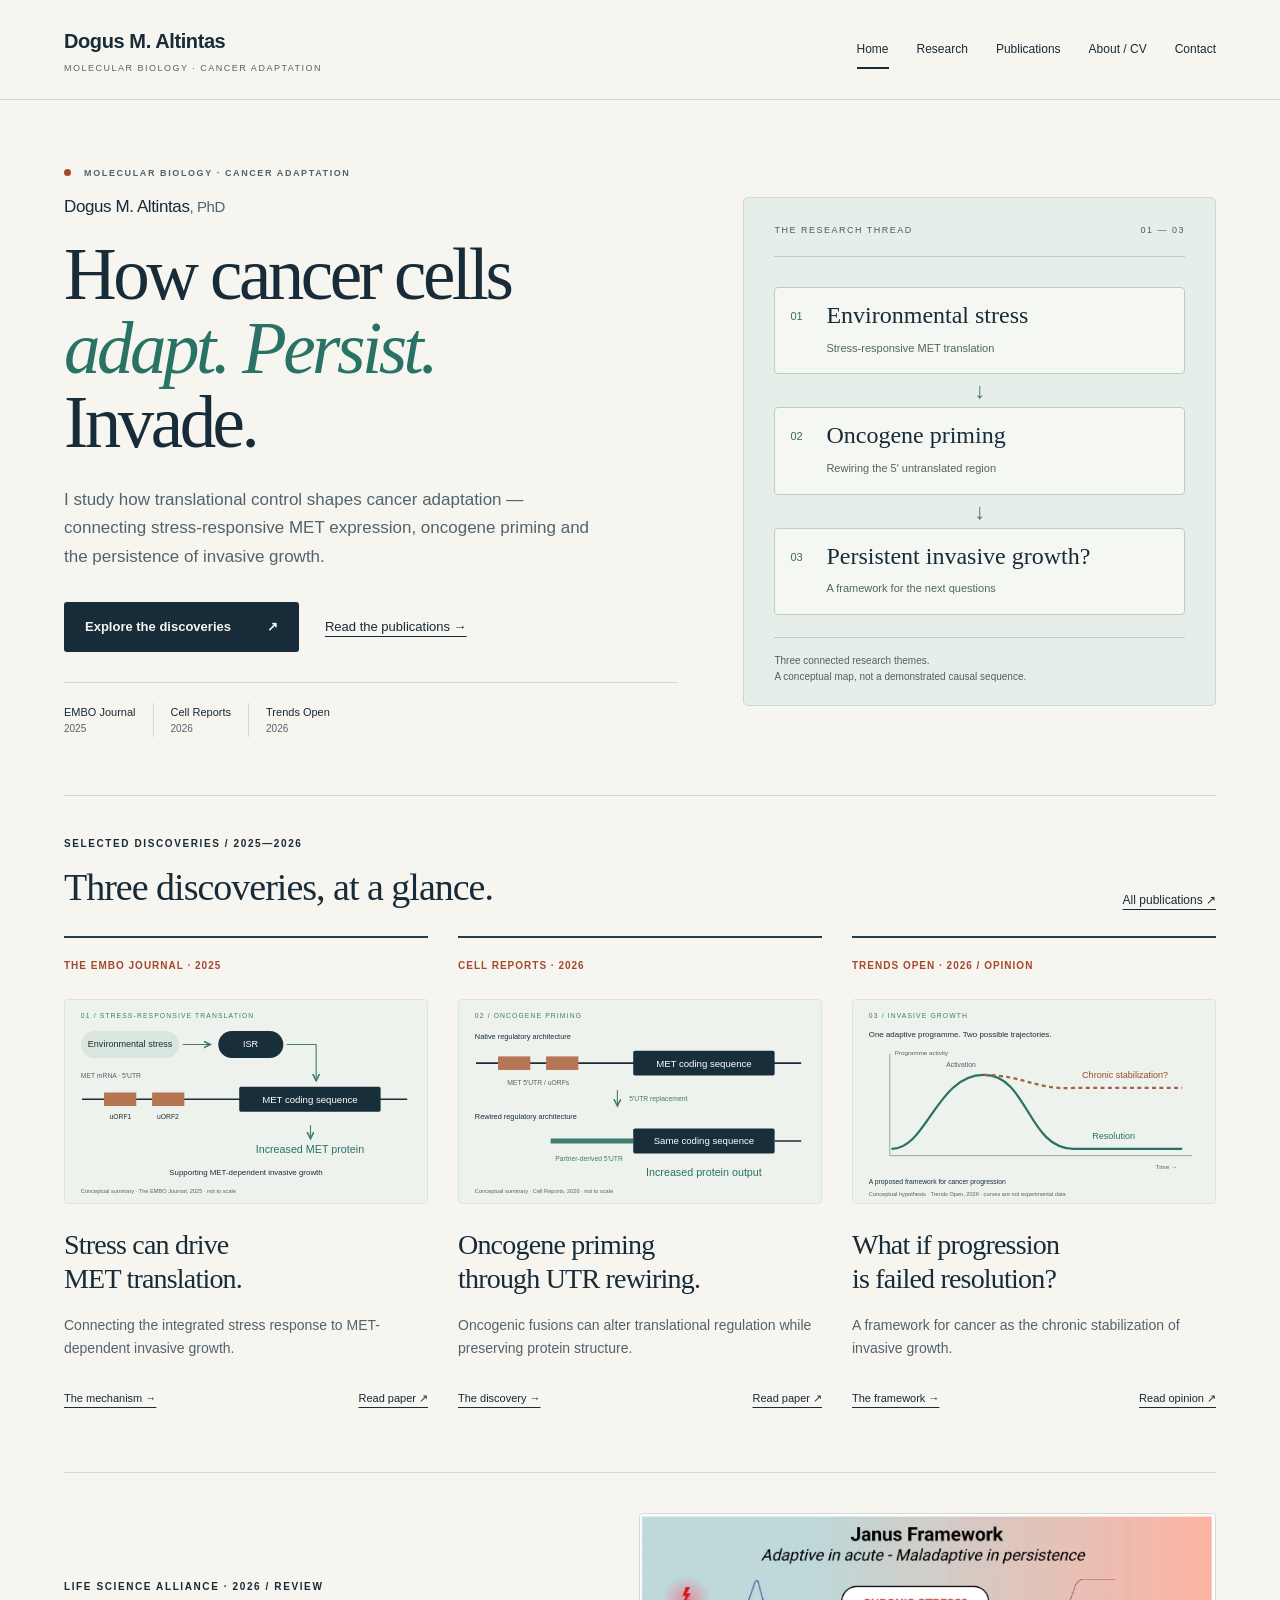
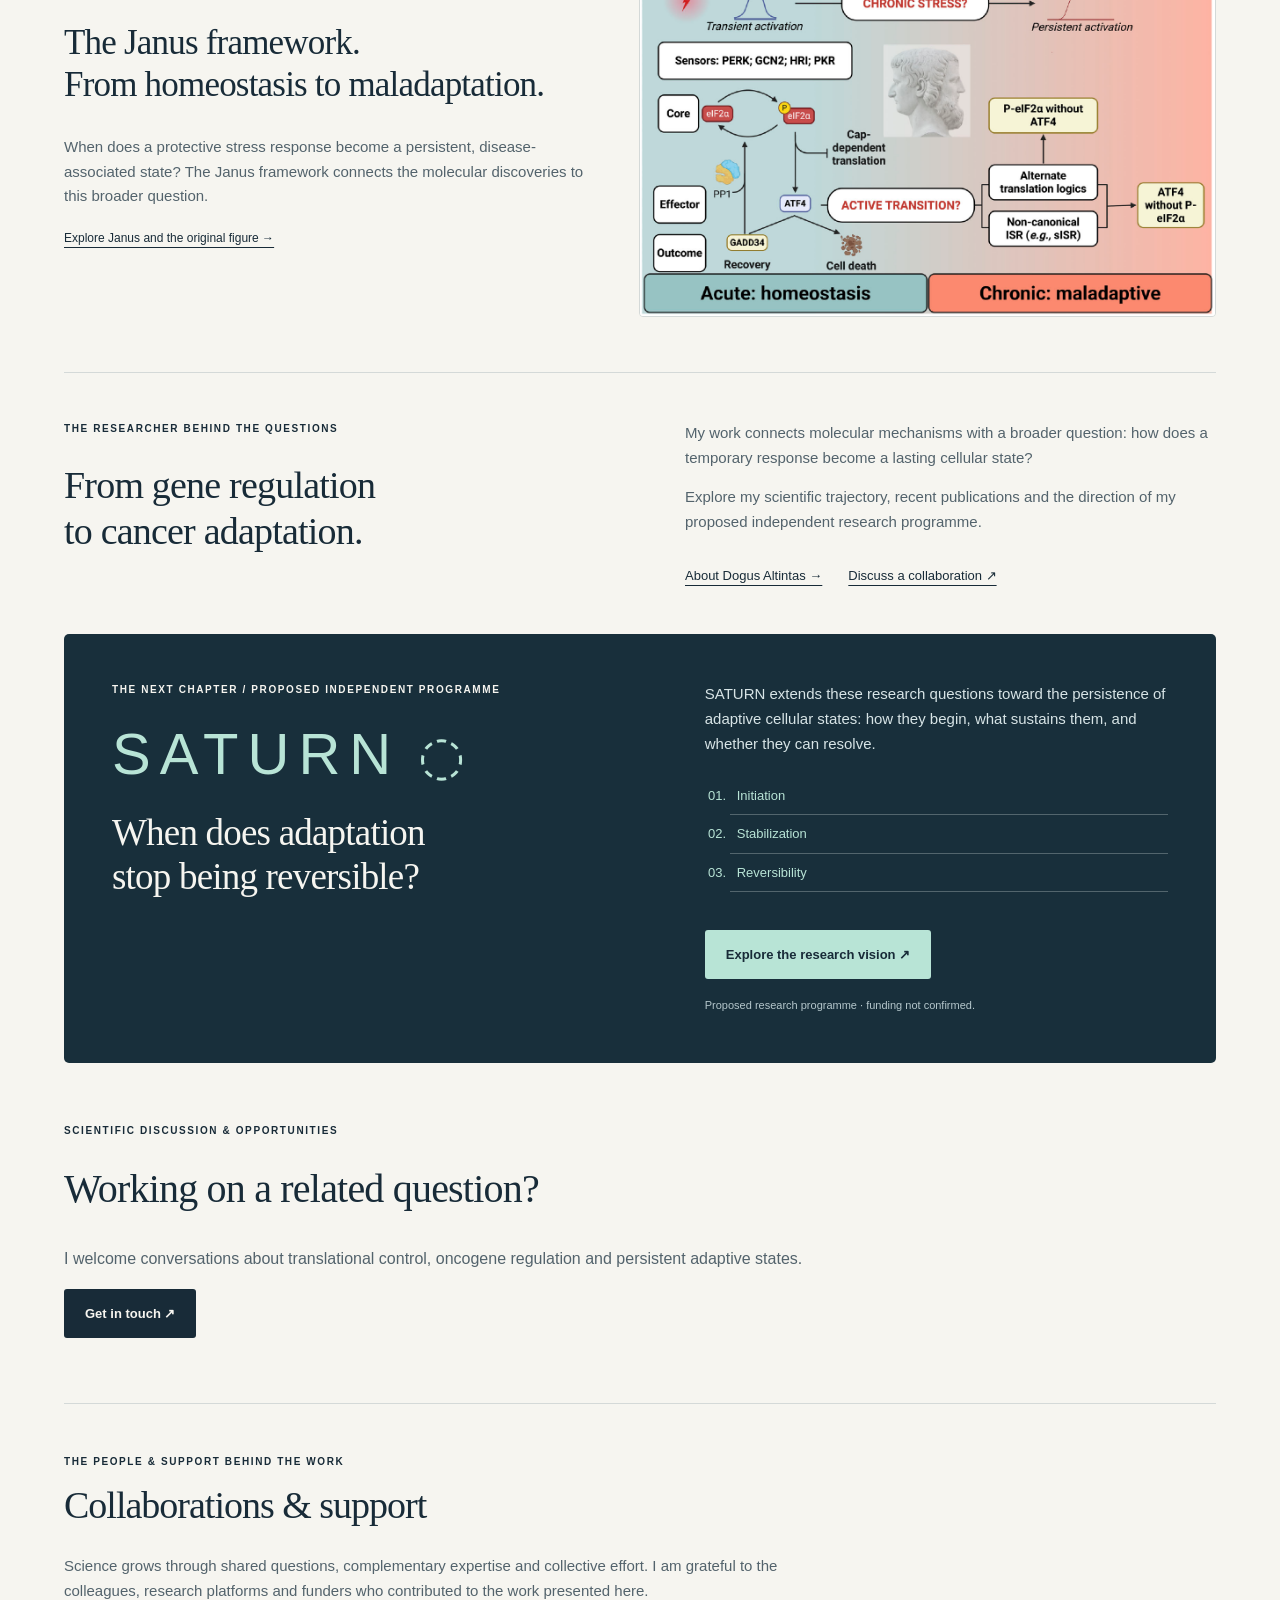
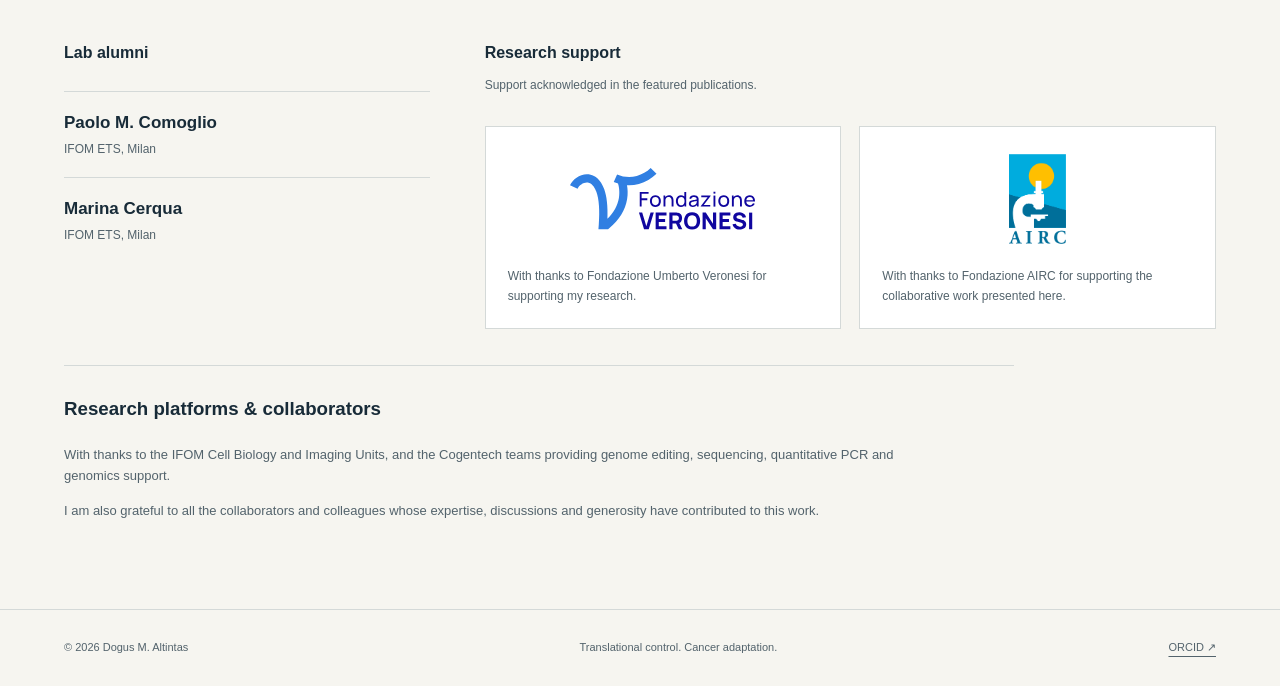
<file: index.html>
<!doctype html><html lang="en"><head><meta charset="utf-8"><meta name="viewport" content="width=device-width, initial-scale=1"><title>Dogus Altintas | Molecular Biologist &amp; Cancer Researcher</title><meta name="description" content="Dogus M. Altintas, PhD — molecular biologist studying translational control, MET, stress adaptation and invasive growth. Research, publications and contact."><meta name="robots" content="index,follow,max-image-preview:large"><link rel="stylesheet" href="assets/style.css?v=20261104-support"><link rel="canonical" href="https://altintas-d.github.io/altintas-dm/"><meta name="author" content="Dogus M. Altintas"><meta property="og:type" content="website"><meta property="og:site_name" content="Dogus M. Altintas"><meta property="og:title" content="Dogus Altintas | Molecular Biologist &amp; Cancer Researcher"><meta property="og:description" content="Dogus M. Altintas, PhD — molecular biologist studying translational control, MET, stress adaptation and invasive growth. Research, publications and contact."><meta property="og:url" content="https://altintas-d.github.io/altintas-dm/"><meta property="og:image" content="https://altintas-d.github.io/altintas-dm/assets/social-card.jpg"><meta property="og:image:width" content="1200"><meta property="og:image:height" content="630"><meta property="og:image:alt" content="Dogus M. Altintas — translational control and cancer adaptation"><meta name="twitter:card" content="summary_large_image"><meta name="twitter:title" content="Dogus Altintas | Molecular Biologist &amp; Cancer Researcher"><meta name="twitter:description" content="Dogus M. Altintas, PhD — molecular biologist studying translational control, MET, stress adaptation and invasive growth. Research, publications and contact."><meta name="twitter:image" content="https://altintas-d.github.io/altintas-dm/assets/social-card.jpg"><link rel="icon" type="image/svg+xml" href="assets/favicon.svg"><script type="application/ld+json">{"@context": "https://schema.org", "@graph": [{"@type": "Person", "@id": "https://altintas-d.github.io/altintas-dm/#dogus-altintas", "name": "Dogus M. Altintas", "alternateName": ["Dogus Altintas", "Dogus M Altintas"], "url": "https://altintas-d.github.io/altintas-dm/", "description": "Molecular biologist studying translational control, cancer adaptation and invasive growth.", "sameAs": ["https://orcid.org/0000-0001-7153-4462", "https://scholar.google.com/citations?user=b-Qah3UAAAAJ", "https://www.linkedin.com/in/dogus-altintas-ab0a99b6/"], "knowsAbout": ["Translational control", "Integrated stress response", "MET oncogene", "Invasive growth", "5′UTR rewiring"]}, {"@type": "WebPage", "@id": "https://altintas-d.github.io/altintas-dm/#page", "url": "https://altintas-d.github.io/altintas-dm/", "name": "Dogus Altintas | Molecular Biologist & Cancer Researcher", "description": "Dogus M. Altintas, PhD — molecular biologist studying translational control, MET, stress adaptation and invasive growth. Research, publications and contact.", "mainEntity": {"@id": "https://altintas-d.github.io/altintas-dm/#dogus-altintas"}}]}</script><script src="assets/analytics.js" defer></script></head><body><a class="skip" href="#main">Skip to content</a><header><a class="brand" href="index.html">Dogus M. Altintas<span>Molecular biology · Cancer adaptation</span></a><nav aria-label="Main navigation"><a href="index.html" aria-current="page">Home</a><a href="research.html">Research</a><a href="publications.html">Publications</a><a href="about.html">About / CV</a><a href="contact.html">Contact</a></nav></header><main id="main"><section id="home" class="hero"><div><p class="eyebrow"><span class="dot"></span> Molecular biology · Cancer adaptation</p><h1 class="person-name">Dogus M. Altintas<span>, PhD</span></h1><h2 class="hero-title">How cancer cells<br><em>adapt. Persist.</em><br>Invade.</h2><p class="lead">I study how translational control shapes cancer adaptation — connecting stress-responsive MET expression, oncogene priming and the persistence of invasive growth.</p><div class="actions"><a class="button" href="#science">Explore the discoveries <span>↗</span></a><a class="text-link" href="publications.html">Read the publications →</a></div><div class="hero-evidence"><a href="research.html#stress-translation">EMBO Journal <b>2025</b></a><a href="research.html#utr-rewiring">Cell Reports <b>2026</b></a><a href="research.html#invasive-growth">Trends Open <b>2026</b></a></div></div><figure class="hero-figure"><div class="figure-heading"><span>THE RESEARCH THREAD</span><span>01 — 03</span></div><div class="science-path"><div><span class="path-number">01</span><p>Environmental stress</p><small>Stress-responsive MET translation</small></div><span class="path-arrow" aria-hidden="true">↓</span><div><span class="path-number">02</span><p>Oncogene priming</p><small>Rewiring the 5′ untranslated region</small></div><span class="path-arrow" aria-hidden="true">↓</span><div><span class="path-number">03</span><p>Persistent invasive growth?</p><small>A framework for the next questions</small></div></div><figcaption>Three connected research themes.<br>A conceptual map, not a demonstrated causal sequence.</figcaption></figure></section>
<section id="science" class="discoveries"><div id="publications" class="section-heading"><div><p class="eyebrow">Selected discoveries / 2025—2026</p><h2 class="section-title">Three discoveries, at a glance.</h2></div><a href="publications.html">All publications ↗</a></div><div class="three discovery-grid"><article><p class="journal">The EMBO Journal · 2025</p><img class="discovery-art" src="assets/discovery-met-isr.svg" alt="Stress activates the ISR, which can increase MET translation." width="640" height="360" loading="lazy"><h2>Stress can drive<br>MET translation.</h2><p>Connecting the integrated stress response to MET-dependent invasive growth.</p><div class="discovery-links"><a href="research.html#stress-translation">The mechanism →</a><a href="https://doi.org/10.1038/s44318-024-00338-4">Read paper ↗</a></div></article><article><p class="journal">Cell Reports · 2026</p><img class="discovery-art" src="assets/discovery-priming.svg" alt="Replacing a 5′UTR can change translational output without changing the coding sequence." width="640" height="360" loading="lazy"><h2>Oncogene priming<br>through UTR rewiring.</h2><p>Oncogenic fusions can alter translational regulation while preserving protein structure.</p><div class="discovery-links"><a href="research.html#utr-rewiring">The discovery →</a><a href="https://doi.org/10.1016/j.celrep.2026.118145">Read paper ↗</a></div></article><article><p class="journal">Trends Open · 2026 / Opinion</p><img class="discovery-art" src="assets/discovery-persistence.svg" alt="An adaptive programme can resolve, while the proposed cancer framework emphasizes persistence." width="640" height="360" loading="lazy"><h2>What if progression<br>is failed resolution?</h2><p>A framework for cancer as the chronic stabilization of invasive growth.</p><div class="discovery-links"><a href="research.html#invasive-growth">The framework →</a><a href="https://www.sciencedirect.com/science/article/pii/S3117347026001574">Read opinion ↗</a></div></article></div></section>
<section class="janus-bridge"><div><p class="eyebrow">Life Science Alliance · 2026 / Review</p><h2>The Janus framework.<br>From homeostasis to maladaptation.</h2><p>When does a protective stress response become a persistent, disease-associated state? The Janus framework connects the molecular discoveries to this broader question.</p><a href="research.html#janus">Explore Janus and the original figure →</a></div><a href="research.html#janus"><img src="assets/janus-original.png" alt="Published Janus framework figure contrasting acute homeostasis and chronic maladaptation." loading="lazy"></a></section><section class="profile-strip"><div><p class="eyebrow">The researcher behind the questions</p><h2>From gene regulation<br>to cancer adaptation.</h2></div><div><p>My work connects molecular mechanisms with a broader question: how does a temporary response become a lasting cellular state?</p><p>Explore my scientific trajectory, recent publications and the direction of my proposed independent research programme.</p><div class="actions"><a href="about.html">About Dogus Altintas →</a><a href="contact.html">Discuss a collaboration ↗</a></div></div></section><section class="statement saturn-home"><div><p class="eyebrow">The next chapter / Proposed independent programme</p><p class="saturn-word">SATURN<span aria-hidden="true">◌</span></p><h2>When does adaptation<br>stop being reversible?</h2></div><div class="saturn-copy"><p>SATURN extends these research questions toward the persistence of adaptive cellular states: how they begin, what sustains them, and whether they can resolve.</p><ol class="saturn-questions"><li>Initiation</li><li>Stabilization</li><li>Reversibility</li></ol><a class="button light" href="research.html#saturn">Explore the research vision ↗</a><p class="fine">Proposed research programme · funding not confirmed.</p></div></section><section id="contact" class="closing"><p class="eyebrow">Scientific discussion &amp; opportunities</p><h2>Working on a related question?</h2><p>I welcome conversations about translational control, oncogene regulation and persistent adaptive states.</p><a class="button" href="contact.html">Get in touch ↗</a></section><section id="collaborations" class="collaboration-section"><div class="section-heading"><div><p class="eyebrow">The people &amp; support behind the work</p><h2 class="section-title">Collaborations &amp; support</h2></div></div><p class="collaboration-intro">Science grows through shared questions, complementary expertise and collective effort. I am grateful to the colleagues, research platforms and funders who contributed to the work presented here.</p><div class="support-layout"><div class="alumni-column"><h3>Lab alumni</h3><ul class="collaborator-list"><li><strong>Paolo M. Comoglio</strong><span>IFOM ETS, Milan</span></li><li><strong>Marina Cerqua</strong><span>IFOM ETS, Milan</span></li></ul></div><div class="support-column"><h3>Research support</h3><p class="fine">Support acknowledged in the featured publications.</p><div class="funder-logos"><article class="funder"><a class="funder-logo" href="https://www.fondazioneveronesi.it/"><img src="assets/funder-veronesi.svg" alt="Fondazione Umberto Veronesi" width="155" height="52" loading="lazy"></a><p>With thanks to Fondazione Umberto Veronesi for supporting my research.</p></article><article class="funder"><a class="funder-logo" href="https://www.airc.it/"><img src="assets/funder-airc.svg" alt="Fondazione AIRC per la Ricerca sul Cancro" loading="lazy"></a><p>With thanks to Fondazione AIRC for supporting the collaborative work presented here.</p></article></div></div></div><div class="platform-thanks acknowledgements-wide"><h3>Research platforms &amp; collaborators</h3><p>With thanks to the IFOM Cell Biology and Imaging Units, and the Cogentech teams providing genome editing, sequencing, quantitative PCR and genomics support.</p><p>I am also grateful to all the collaborators and colleagues whose expertise, discussions and generosity have contributed to this work.</p></div></section></main><footer><span>© 2026 Dogus M. Altintas</span><span>Translational control. Cancer adaptation.</span><a href="https://orcid.org/0000-0001-7153-4462">ORCID ↗</a></footer></body></html>
</file>
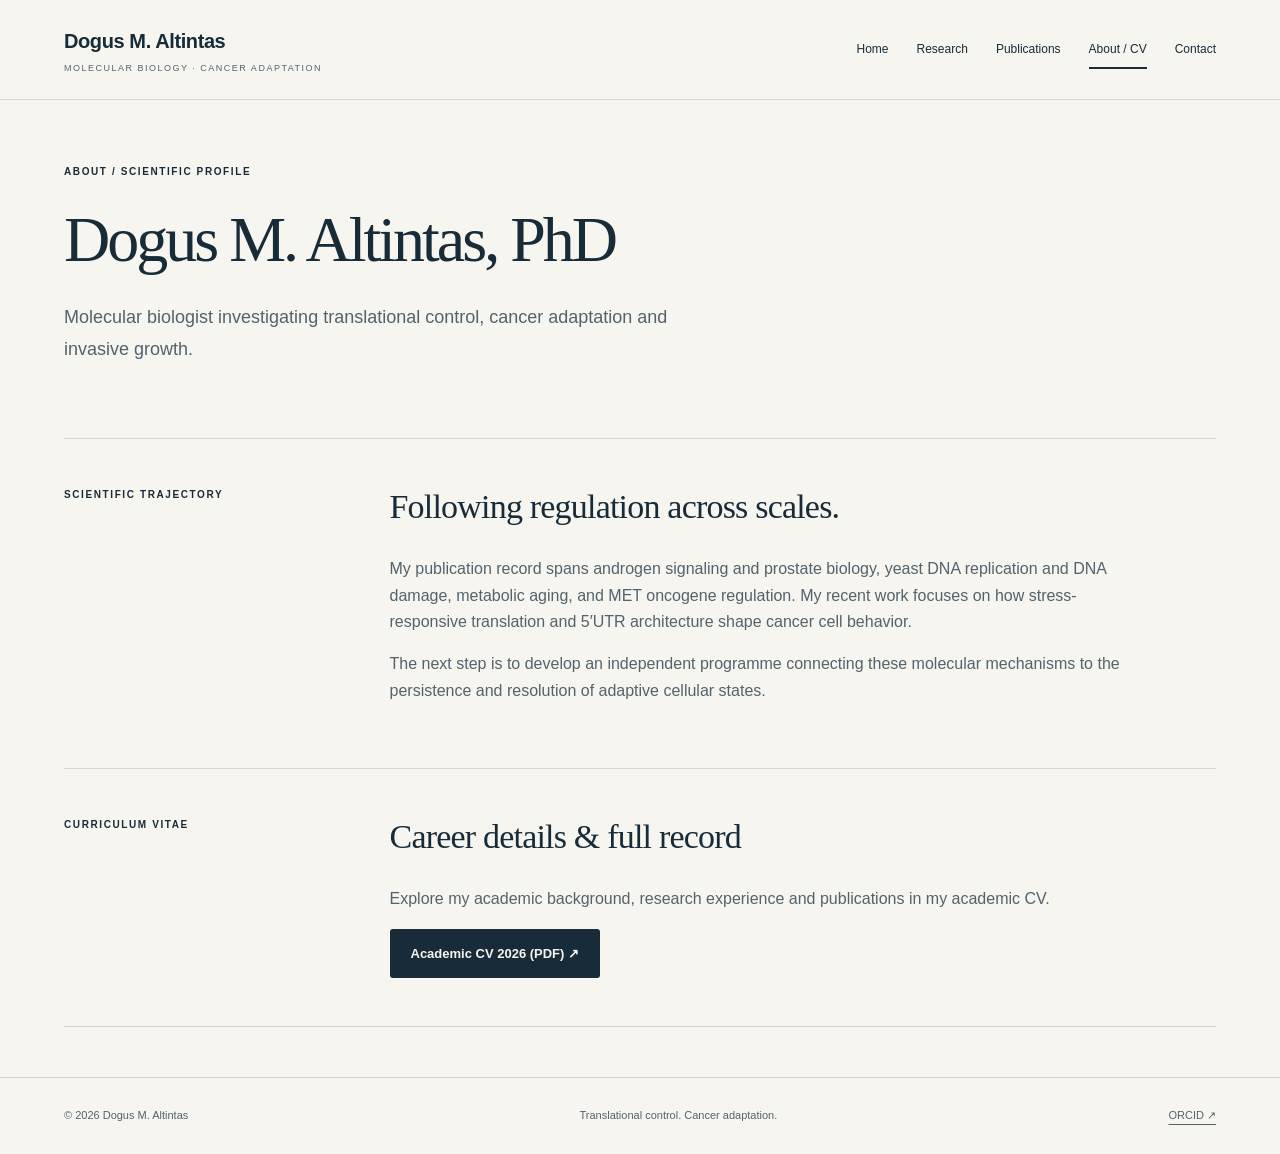
<file: about.html>
<!doctype html><html lang="en"><head><meta charset="utf-8"><meta name="viewport" content="width=device-width, initial-scale=1"><title>About &amp; CV | Dogus Altintas — Molecular Biologist</title><meta name="description" content="About Dogus M. Altintas, PhD: scientific trajectory, research in cancer adaptation and translational control, academic profiles and curriculum vitae."><meta name="robots" content="index,follow,max-image-preview:large"><link rel="stylesheet" href="assets/style.css"><link rel="canonical" href="https://altintas-d.github.io/altintas-dm/about.html"><meta name="author" content="Dogus M. Altintas"><meta property="og:type" content="website"><meta property="og:site_name" content="Dogus M. Altintas"><meta property="og:title" content="About &amp; CV | Dogus Altintas — Molecular Biologist"><meta property="og:description" content="About Dogus M. Altintas, PhD: scientific trajectory, research in cancer adaptation and translational control, academic profiles and curriculum vitae."><meta property="og:url" content="https://altintas-d.github.io/altintas-dm/about.html"><meta property="og:image" content="https://altintas-d.github.io/altintas-dm/assets/social-card.jpg"><meta property="og:image:width" content="1200"><meta property="og:image:height" content="630"><meta property="og:image:alt" content="Dogus M. Altintas — translational control and cancer adaptation"><meta name="twitter:card" content="summary_large_image"><meta name="twitter:title" content="About &amp; CV | Dogus Altintas — Molecular Biologist"><meta name="twitter:description" content="About Dogus M. Altintas, PhD: scientific trajectory, research in cancer adaptation and translational control, academic profiles and curriculum vitae."><meta name="twitter:image" content="https://altintas-d.github.io/altintas-dm/assets/social-card.jpg"><link rel="icon" type="image/svg+xml" href="assets/favicon.svg"><script type="application/ld+json">{"@context": "https://schema.org", "@graph": [{"@type": "Person", "@id": "https://altintas-d.github.io/altintas-dm/#dogus-altintas", "name": "Dogus M. Altintas", "alternateName": ["Dogus Altintas", "Dogus M Altintas"], "url": "https://altintas-d.github.io/altintas-dm/", "description": "Molecular biologist studying translational control, cancer adaptation and invasive growth.", "sameAs": ["https://orcid.org/0000-0001-7153-4462", "https://scholar.google.com/citations?user=b-Qah3UAAAAJ", "https://www.linkedin.com/in/dogus-altintas-ab0a99b6/"], "knowsAbout": ["Translational control", "Integrated stress response", "MET oncogene", "Invasive growth", "5′UTR rewiring"]}, {"@type": "ProfilePage", "@id": "https://altintas-d.github.io/altintas-dm/about.html#page", "url": "https://altintas-d.github.io/altintas-dm/about.html", "name": "About & CV | Dogus Altintas — Molecular Biologist", "description": "About Dogus M. Altintas, PhD: scientific trajectory, research in cancer adaptation and translational control, academic profiles and curriculum vitae.", "mainEntity": {"@id": "https://altintas-d.github.io/altintas-dm/#dogus-altintas"}}]}</script><script src="assets/analytics.js" defer></script></head><body><a class="skip" href="#main">Skip to content</a><header><a class="brand" href="index.html">Dogus M. Altintas<span>Molecular biology · Cancer adaptation</span></a><nav aria-label="Main navigation"><a href="index.html">Home</a><a href="research.html">Research</a><a href="publications.html">Publications</a><a href="about.html" aria-current="page">About / CV</a><a href="contact.html">Contact</a></nav></header><main id="main"><section class="page-intro"><p class="eyebrow">About / Scientific profile</p><h1>Dogus M. Altintas, PhD</h1><p class="lead">Molecular biologist investigating translational control, cancer adaptation and invasive growth.</p></section><section class="research-row"><p class="index">Scientific trajectory</p><div><h2>Following regulation across scales.</h2><p>My publication record spans androgen signaling and prostate biology, yeast DNA replication and DNA damage, metabolic aging, and MET oncogene regulation. My recent work focuses on how stress-responsive translation and 5′UTR architecture shape cancer cell behavior.</p><p>The next step is to develop an independent programme connecting these molecular mechanisms to the persistence and resolution of adaptive cellular states.</p></div></section><section class="research-row"><p class="index">Curriculum vitae</p><div><h2>Career details &amp; full record</h2><p>Explore my academic background, research experience and publications in my academic CV.</p><a class="button" href="cv/Altintas_Academic_CV_2026.pdf">Academic CV 2026 (PDF) ↗</a></div></section></main><footer><span>© 2026 Dogus M. Altintas</span><span>Translational control. Cancer adaptation.</span><a href="https://orcid.org/0000-0001-7153-4462">ORCID ↗</a></footer></body></html>
</file>
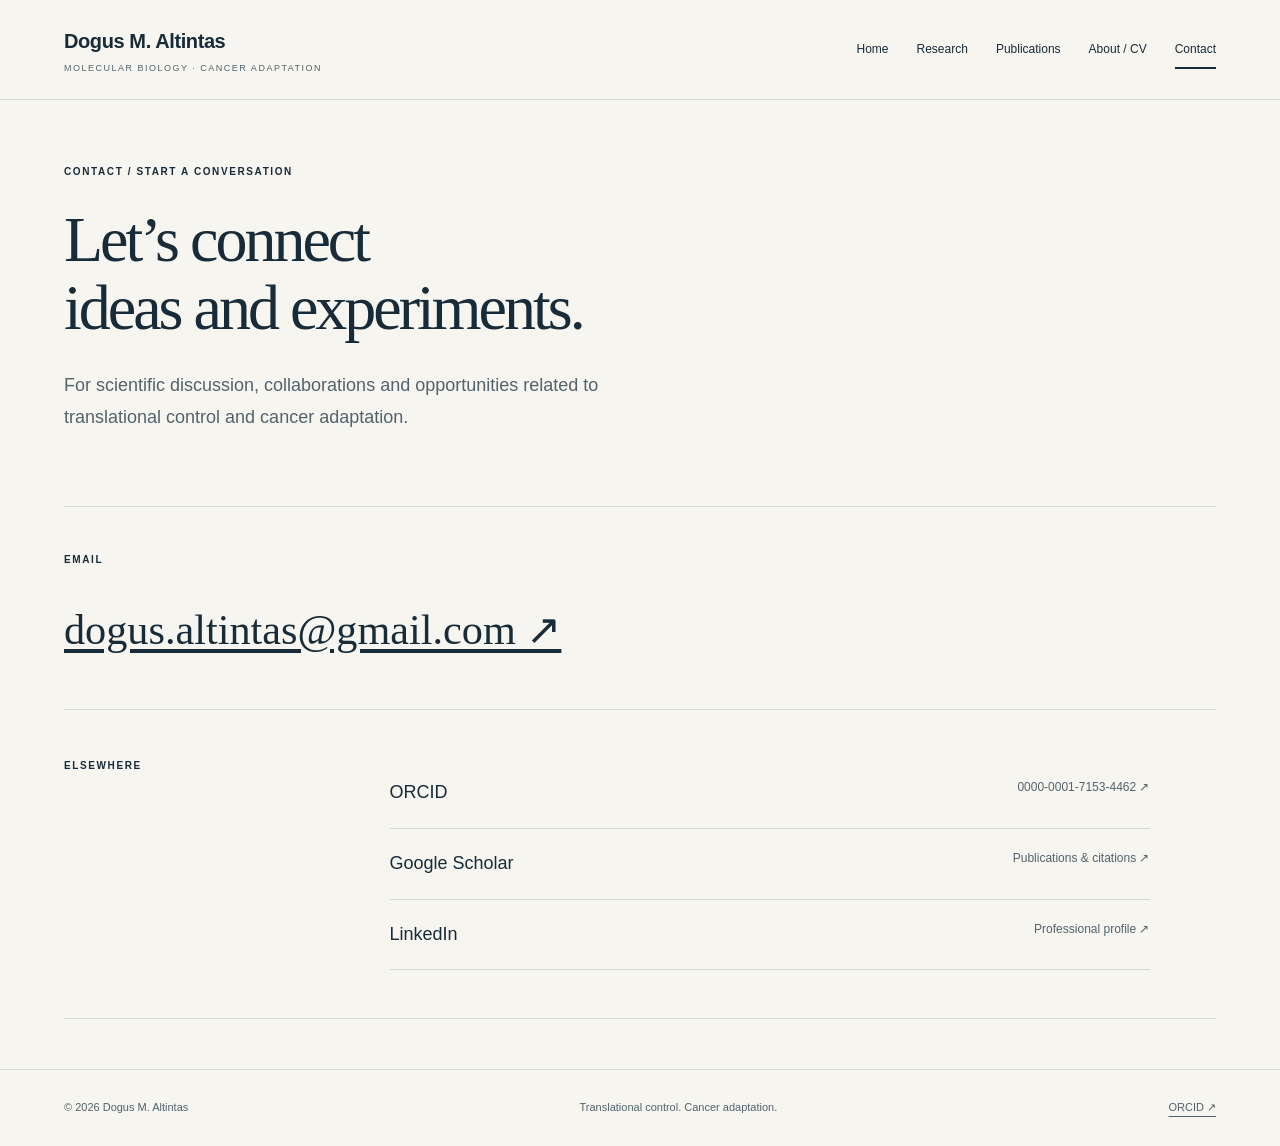
<file: contact.html>
<!doctype html><html lang="en"><head><meta charset="utf-8"><meta name="viewport" content="width=device-width, initial-scale=1"><title>Contact | Dogus Altintas — Research &amp; Collaborations</title><meta name="description" content="Contact Dogus M. Altintas for scientific discussions, collaborations and opportunities in translational control, MET biology and cancer adaptation."><meta name="robots" content="index,follow,max-image-preview:large"><link rel="stylesheet" href="assets/style.css"><link rel="canonical" href="https://altintas-d.github.io/altintas-dm/contact.html"><meta name="author" content="Dogus M. Altintas"><meta property="og:type" content="website"><meta property="og:site_name" content="Dogus M. Altintas"><meta property="og:title" content="Contact | Dogus Altintas — Research &amp; Collaborations"><meta property="og:description" content="Contact Dogus M. Altintas for scientific discussions, collaborations and opportunities in translational control, MET biology and cancer adaptation."><meta property="og:url" content="https://altintas-d.github.io/altintas-dm/contact.html"><meta property="og:image" content="https://altintas-d.github.io/altintas-dm/assets/social-card.jpg"><meta property="og:image:width" content="1200"><meta property="og:image:height" content="630"><meta property="og:image:alt" content="Dogus M. Altintas — translational control and cancer adaptation"><meta name="twitter:card" content="summary_large_image"><meta name="twitter:title" content="Contact | Dogus Altintas — Research &amp; Collaborations"><meta name="twitter:description" content="Contact Dogus M. Altintas for scientific discussions, collaborations and opportunities in translational control, MET biology and cancer adaptation."><meta name="twitter:image" content="https://altintas-d.github.io/altintas-dm/assets/social-card.jpg"><link rel="icon" type="image/svg+xml" href="assets/favicon.svg"><script type="application/ld+json">{"@context": "https://schema.org", "@graph": [{"@type": "Person", "@id": "https://altintas-d.github.io/altintas-dm/#dogus-altintas", "name": "Dogus M. Altintas", "alternateName": ["Dogus Altintas", "Dogus M Altintas"], "url": "https://altintas-d.github.io/altintas-dm/", "description": "Molecular biologist studying translational control, cancer adaptation and invasive growth.", "sameAs": ["https://orcid.org/0000-0001-7153-4462", "https://scholar.google.com/citations?user=b-Qah3UAAAAJ", "https://www.linkedin.com/in/dogus-altintas-ab0a99b6/"], "knowsAbout": ["Translational control", "Integrated stress response", "MET oncogene", "Invasive growth", "5′UTR rewiring"]}, {"@type": "WebPage", "@id": "https://altintas-d.github.io/altintas-dm/contact.html#page", "url": "https://altintas-d.github.io/altintas-dm/contact.html", "name": "Contact | Dogus Altintas — Research & Collaborations", "description": "Contact Dogus M. Altintas for scientific discussions, collaborations and opportunities in translational control, MET biology and cancer adaptation.", "mainEntity": {"@id": "https://altintas-d.github.io/altintas-dm/#dogus-altintas"}}]}</script><script src="assets/analytics.js" defer></script></head><body><a class="skip" href="#main">Skip to content</a><header><a class="brand" href="index.html">Dogus M. Altintas<span>Molecular biology · Cancer adaptation</span></a><nav aria-label="Main navigation"><a href="index.html">Home</a><a href="research.html">Research</a><a href="publications.html">Publications</a><a href="about.html">About / CV</a><a href="contact.html" aria-current="page">Contact</a></nav></header><main id="main"><section class="page-intro"><p class="eyebrow">Contact / Start a conversation</p><h1>Let’s connect<br>ideas and experiments.</h1><p class="lead">For scientific discussion, collaborations and opportunities related to translational control and cancer adaptation.</p></section><section class="contact-panel"><p class="eyebrow">Email</p><a class="email" href="mailto:dogus.altintas@gmail.com">dogus.altintas@gmail.com ↗</a></section><section class="research-row"><p class="index">Elsewhere</p><div class="profile-links"><a href="https://orcid.org/0000-0001-7153-4462">ORCID <span>0000-0001-7153-4462 ↗</span></a><a href="https://scholar.google.com/citations?user=b-Qah3UAAAAJ">Google Scholar <span>Publications &amp; citations ↗</span></a><a href="https://www.linkedin.com/in/dogus-altintas-ab0a99b6/">LinkedIn <span>Professional profile ↗</span></a></div></section></main><footer><span>© 2026 Dogus M. Altintas</span><span>Translational control. Cancer adaptation.</span><a href="https://orcid.org/0000-0001-7153-4462">ORCID ↗</a></footer></body></html>
</file>
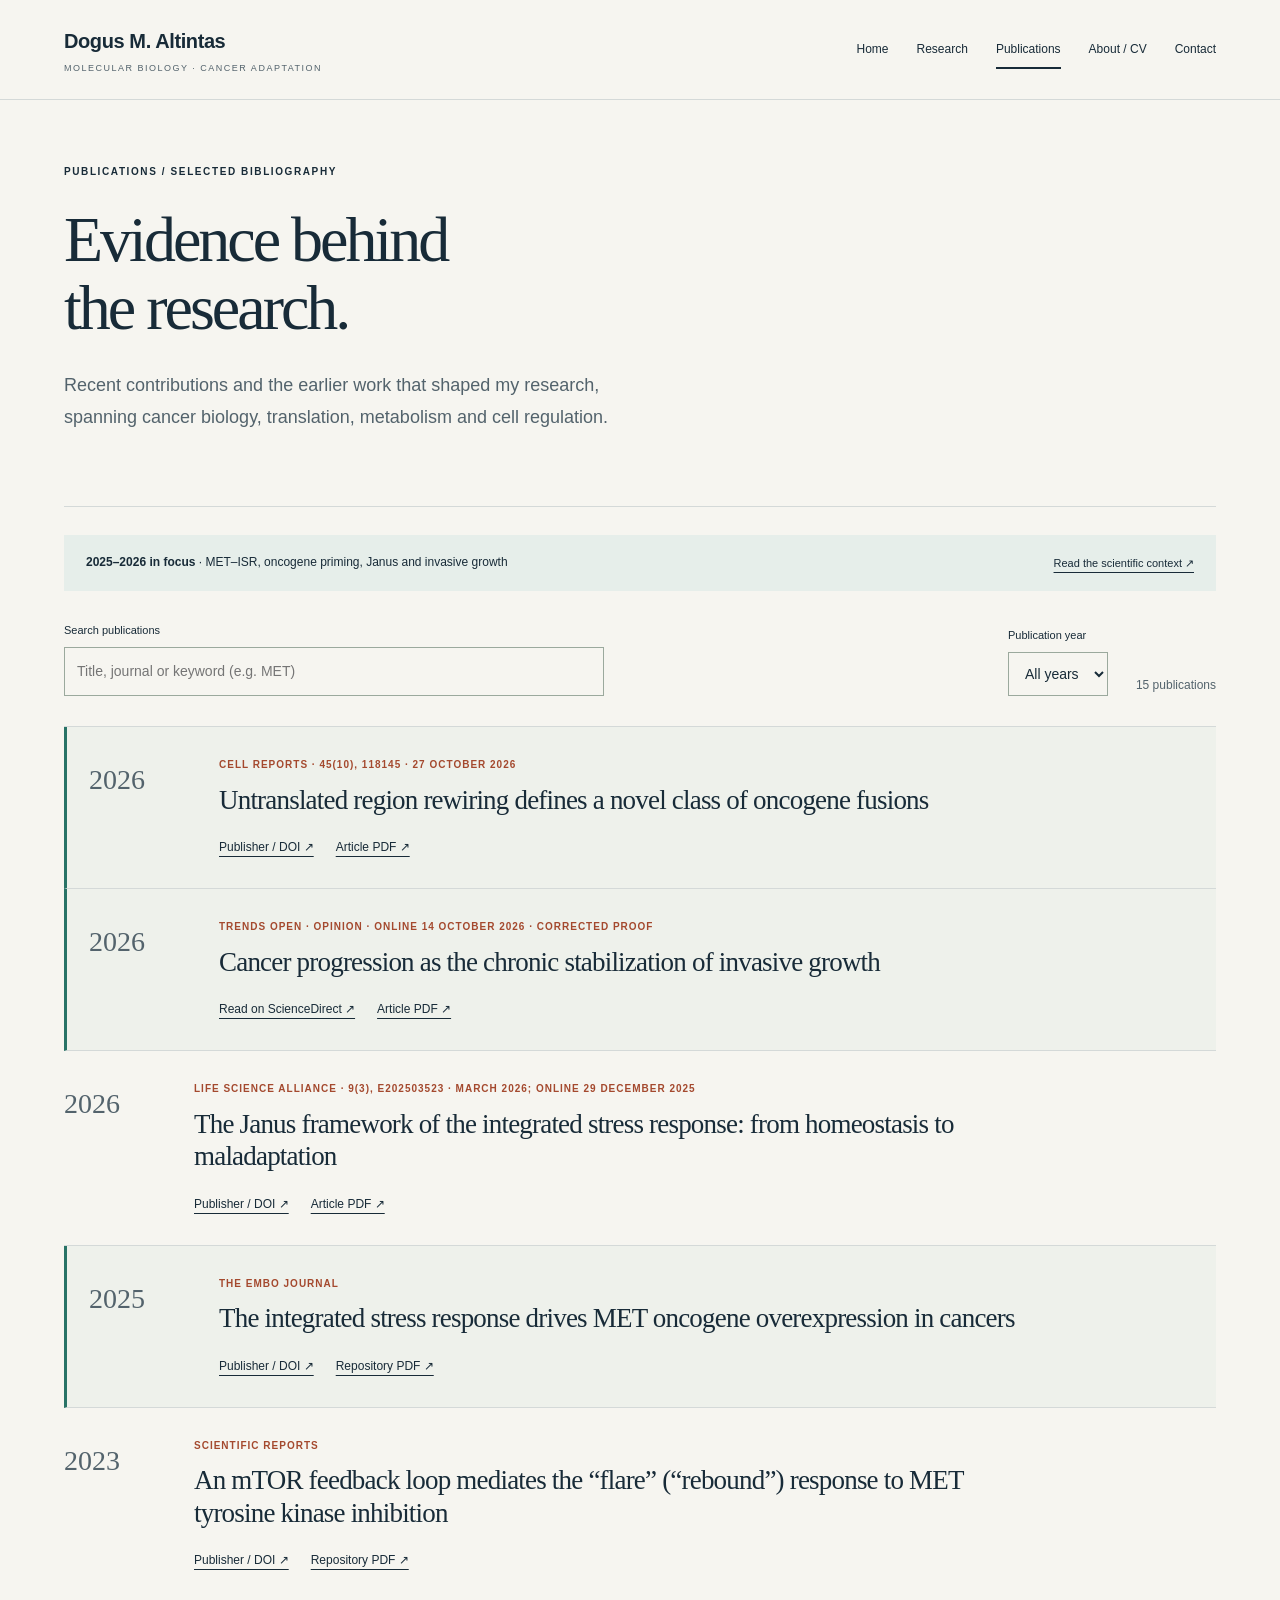
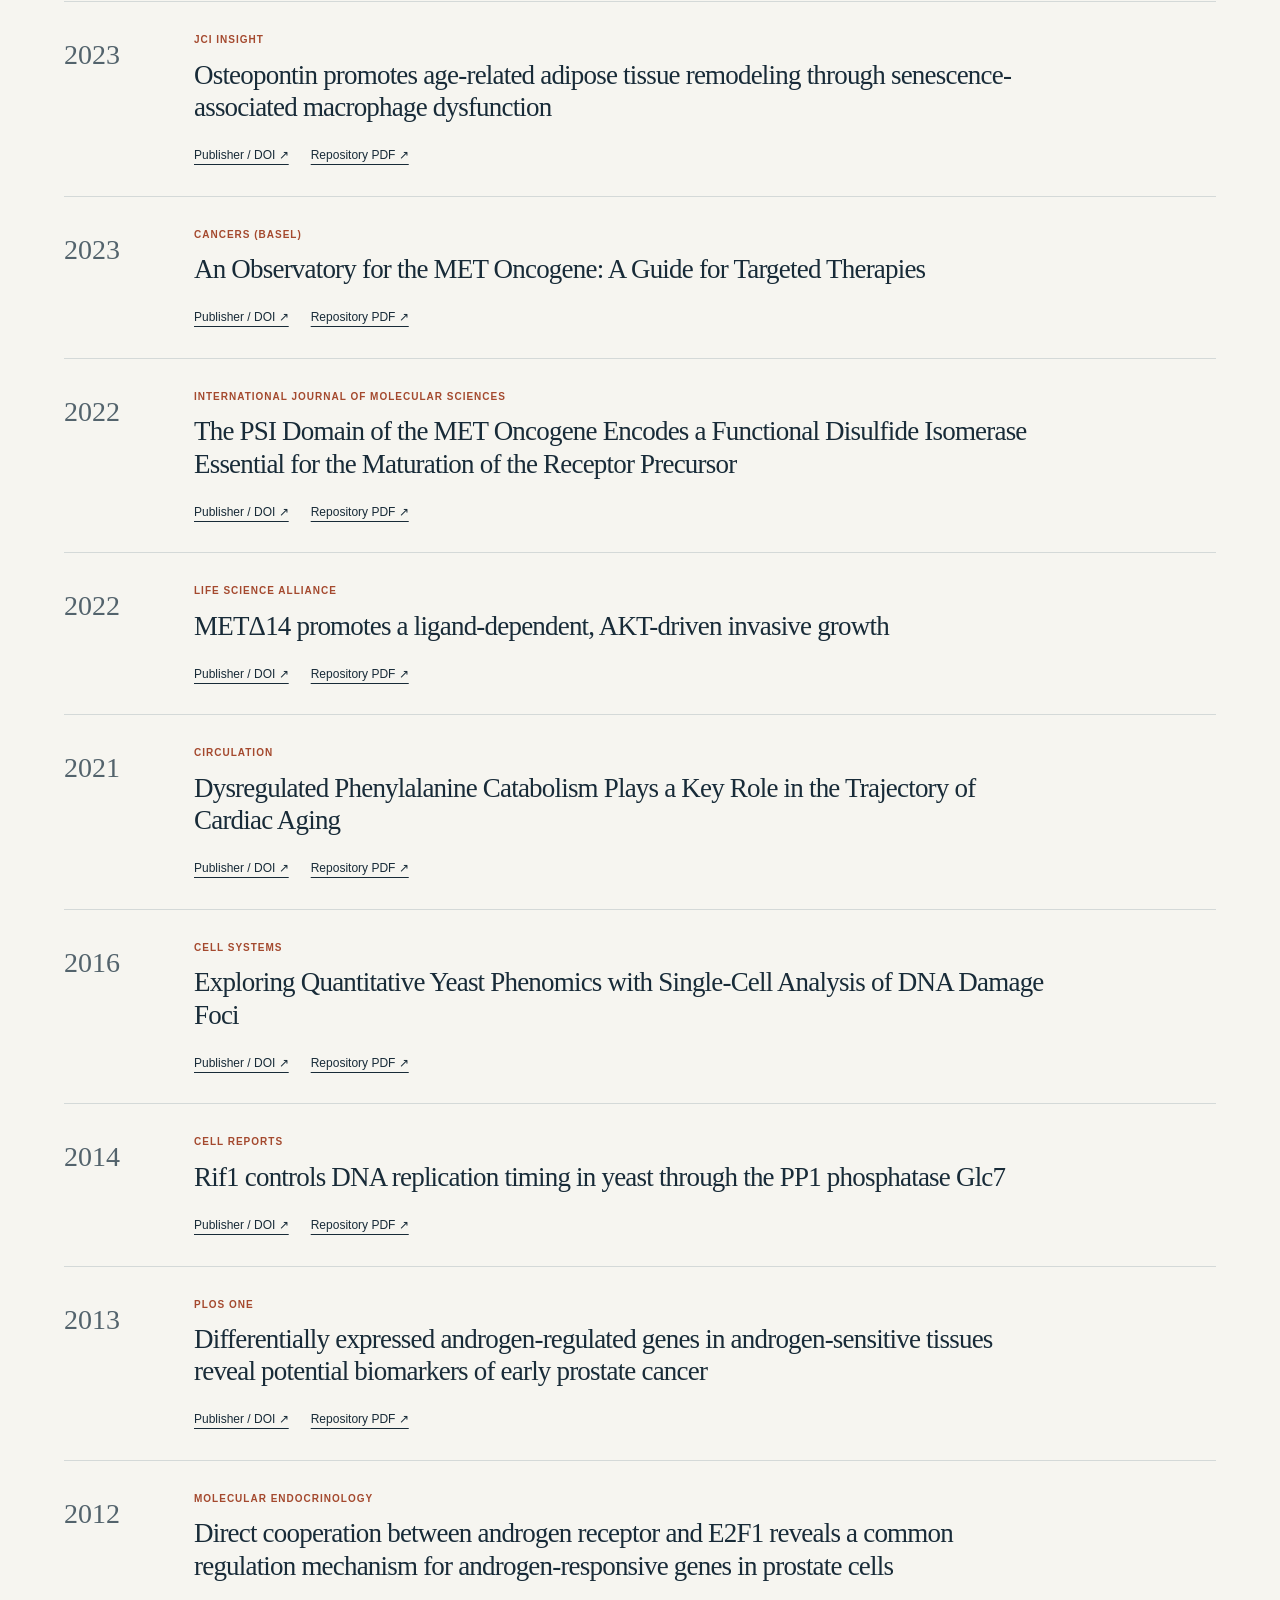
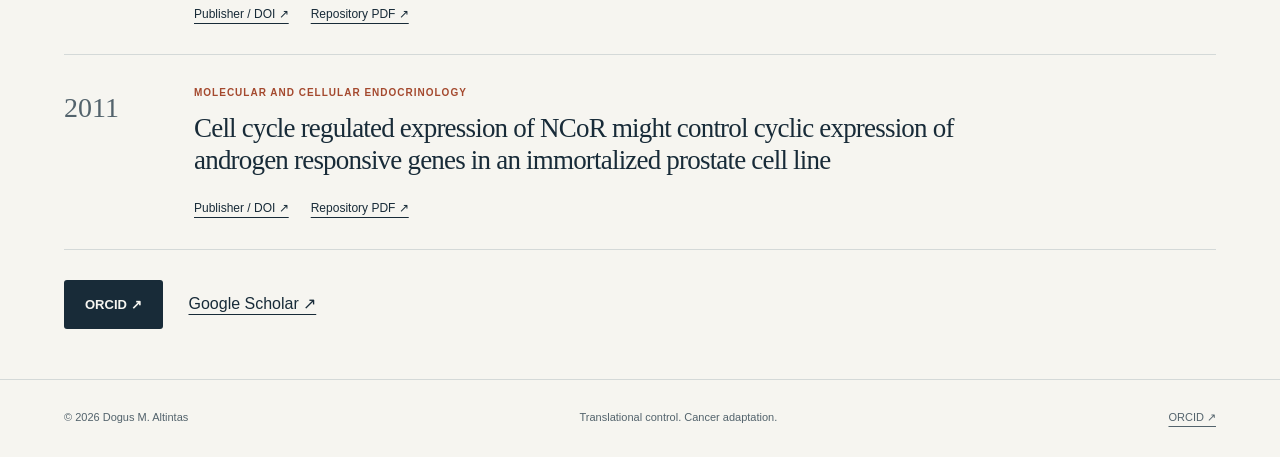
<file: publications.html>
<!doctype html><html lang="en"><head><meta charset="utf-8"><meta name="viewport" content="width=device-width, initial-scale=1"><title>Publications | Dogus Altintas — EMBO Journal, Cell Reports &amp; More</title><meta name="description" content="Scientific publications by Dogus M. Altintas, including The EMBO Journal 2025, Cell Reports 2026 and Trends Open 2026. Browse titles, DOI links and PDFs."><meta name="robots" content="index,follow,max-image-preview:large"><link rel="stylesheet" href="assets/style.css"><link rel="canonical" href="https://altintas-d.github.io/altintas-dm/publications.html"><meta name="author" content="Dogus M. Altintas"><meta property="og:type" content="website"><meta property="og:site_name" content="Dogus M. Altintas"><meta property="og:title" content="Publications | Dogus Altintas — EMBO Journal, Cell Reports &amp; More"><meta property="og:description" content="Scientific publications by Dogus M. Altintas, including The EMBO Journal 2025, Cell Reports 2026 and Trends Open 2026. Browse titles, DOI links and PDFs."><meta property="og:url" content="https://altintas-d.github.io/altintas-dm/publications.html"><meta property="og:image" content="https://altintas-d.github.io/altintas-dm/assets/social-card.jpg"><meta property="og:image:width" content="1200"><meta property="og:image:height" content="630"><meta property="og:image:alt" content="Dogus M. Altintas — translational control and cancer adaptation"><meta name="twitter:card" content="summary_large_image"><meta name="twitter:title" content="Publications | Dogus Altintas — EMBO Journal, Cell Reports &amp; More"><meta name="twitter:description" content="Scientific publications by Dogus M. Altintas, including The EMBO Journal 2025, Cell Reports 2026 and Trends Open 2026. Browse titles, DOI links and PDFs."><meta name="twitter:image" content="https://altintas-d.github.io/altintas-dm/assets/social-card.jpg"><link rel="icon" type="image/svg+xml" href="assets/favicon.svg"><script type="application/ld+json">{"@context": "https://schema.org", "@graph": [{"@type": "Person", "@id": "https://altintas-d.github.io/altintas-dm/#dogus-altintas", "name": "Dogus M. Altintas", "alternateName": ["Dogus Altintas", "Dogus M Altintas"], "url": "https://altintas-d.github.io/altintas-dm/", "description": "Molecular biologist studying translational control, cancer adaptation and invasive growth.", "sameAs": ["https://orcid.org/0000-0001-7153-4462", "https://scholar.google.com/citations?user=b-Qah3UAAAAJ", "https://www.linkedin.com/in/dogus-altintas-ab0a99b6/"], "knowsAbout": ["Translational control", "Integrated stress response", "MET oncogene", "Invasive growth", "5′UTR rewiring"]}, {"@type": "WebPage", "@id": "https://altintas-d.github.io/altintas-dm/publications.html#page", "url": "https://altintas-d.github.io/altintas-dm/publications.html", "name": "Publications | Dogus Altintas — EMBO Journal, Cell Reports & More", "description": "Scientific publications by Dogus M. Altintas, including The EMBO Journal 2025, Cell Reports 2026 and Trends Open 2026. Browse titles, DOI links and PDFs.", "mainEntity": {"@id": "https://altintas-d.github.io/altintas-dm/#dogus-altintas"}}]}</script><script src="assets/analytics.js" defer></script></head><body><a class="skip" href="#main">Skip to content</a><header><a class="brand" href="index.html">Dogus M. Altintas<span>Molecular biology · Cancer adaptation</span></a><nav aria-label="Main navigation"><a href="index.html">Home</a><a href="research.html">Research</a><a href="publications.html" aria-current="page">Publications</a><a href="about.html">About / CV</a><a href="contact.html">Contact</a></nav></header><main id="main"><section class="page-intro"><p class="eyebrow">Publications / Selected bibliography</p><h1>Evidence behind<br>the research.</h1><p class="lead">Recent contributions and the earlier work that shaped my research, spanning cancer biology, translation, metabolism and cell regulation.</p></section><div class="bibliography-note"><p><strong>2025–2026 in focus</strong> · MET–ISR, oncogene priming, Janus and invasive growth</p><a href="research.html">Read the scientific context ↗</a></div><div class="filters"><label>Search publications<input id="search" type="search" placeholder="Title, journal or keyword (e.g. MET)"></label><label>Publication year<select id="year"><option value="all">All years</option><option>2026</option><option>2025</option><option>2023</option><option>2022</option><option>2021</option><option>2016</option><option>2014</option><option>2013</option><option>2012</option><option>2011</option></select></label><span id="results" aria-live="polite"></span></div><div id="publication-list"><article class="publication" data-year="2026" data-featured="true"><span class="pub-year">2026</span><div><p class="journal">Cell Reports · 45(10), 118145 · 27 October 2026</p><h2>Untranslated region rewiring defines a novel class of oncogene fusions</h2><div class="pub-links"><a href="https://doi.org/10.1016/j.celrep.2026.118145">Publisher / DOI ↗</a><a href="pubs/cell-reports-2026-utr-rewiring.pdf">Article PDF ↗</a></div></div></article><article class="publication" data-year="2026" data-featured="true"><span class="pub-year">2026</span><div><p class="journal">Trends Open · Opinion · Online 14 October 2026 · Corrected proof</p><h2>Cancer progression as the chronic stabilization of invasive growth</h2><div class="pub-links"><a href="https://www.sciencedirect.com/science/article/pii/S3117347026001574">Read on ScienceDirect ↗</a><a href="pubs/trends-open-2026-invasive-growth.pdf">Article PDF ↗</a></div></div></article><article class="publication" data-year="2026"><span class="pub-year">2026</span><div><p class="journal">Life Science Alliance · 9(3), e202503523 · March 2026; online 29 December 2025</p><h2>The Janus framework of the integrated stress response: from homeostasis to maladaptation</h2><div class="pub-links"><a href="https://doi.org/10.26508/lsa.202503523">Publisher / DOI ↗</a><a href="pubs/lsa-2026-janus.pdf">Article PDF ↗</a></div></div></article><article class="publication" data-year="2025" data-featured="true"><span class="pub-year">2025</span><div><p class="journal">The EMBO Journal</p><h2>The integrated stress response drives MET oncogene overexpression in cancers</h2><div class="pub-links"><a href="https://doi.org/10.1038/s44318-024-00338-4">Publisher / DOI ↗</a><a href="pubs/cerqua-et-al-2025-the-integrated-stress-response-drives-met-oncogene-overexpression-in-cancers.pdf">Repository PDF ↗</a></div></div></article><article class="publication" data-year="2023"><span class="pub-year">2023</span><div><p class="journal">Scientific Reports</p><h2>An mTOR feedback loop mediates the “flare” (“rebound”) response to MET tyrosine kinase inhibition</h2><div class="pub-links"><a href="https://doi.org/10.1038/s41598-023-28648-3">Publisher / DOI ↗</a><a href="pubs/mTOR_s41598-023-28648-3.pdf">Repository PDF ↗</a></div></div></article><article class="publication" data-year="2023"><span class="pub-year">2023</span><div><p class="journal">JCI Insight</p><h2>Osteopontin promotes age-related adipose tissue remodeling through senescence-associated macrophage dysfunction</h2><div class="pub-links"><a href="https://doi.org/10.1172/jci.insight.145811">Publisher / DOI ↗</a><a href="pubs/JCI_145811.1-20230403164835-covered-e0fd13ba177f913fd3156f593ead4cfd.pdf">Repository PDF ↗</a></div></div></article><article class="publication" data-year="2023"><span class="pub-year">2023</span><div><p class="journal">Cancers (Basel)</p><h2>An Observatory for the MET Oncogene: A Guide for Targeted Therapies</h2><div class="pub-links"><a href="https://doi.org/10.3390/cancers15184672">Publisher / DOI ↗</a><a href="pubs/cancers-15-04672.pdf">Repository PDF ↗</a></div></div></article><article class="publication" data-year="2022"><span class="pub-year">2022</span><div><p class="journal">International Journal of Molecular Sciences</p><h2>The PSI Domain of the MET Oncogene Encodes a Functional Disulfide Isomerase Essential for the Maturation of the Receptor Precursor</h2><div class="pub-links"><a href="https://doi.org/10.3390/ijms232012427">Publisher / DOI ↗</a><a href="pubs/PSI_ijms-23-12427-v3.pdf">Repository PDF ↗</a></div></div></article><article class="publication" data-year="2022"><span class="pub-year">2022</span><div><p class="journal">Life Science Alliance</p><h2>METΔ14 promotes a ligand-dependent, AKT-driven invasive growth</h2><div class="pub-links"><a href="https://doi.org/10.26508/lsa.202201409">Publisher / DOI ↗</a><a href="pubs/Exon14_e202201409.full.pdf">Repository PDF ↗</a></div></div></article><article class="publication" data-year="2021"><span class="pub-year">2021</span><div><p class="journal">Circulation</p><h2>Dysregulated Phenylalanine Catabolism Plays a Key Role in the Trajectory of Cardiac Aging</h2><div class="pub-links"><a href="https://doi.org/10.1161/CIRCULATIONAHA.121.054204">Publisher / DOI ↗</a><a href="pubs/CIRCULATIONAHA.121.054204.pdf">Repository PDF ↗</a></div></div></article><article class="publication" data-year="2016"><span class="pub-year">2016</span><div><p class="journal">Cell Systems</p><h2>Exploring Quantitative Yeast Phenomics with Single-Cell Analysis of DNA Damage Foci</h2><div class="pub-links"><a href="https://doi.org/10.1016/j.cels.2016.08.008">Publisher / DOI ↗</a><a href="pubs/Styles 2016 Cell Systems.pdf">Repository PDF ↗</a></div></div></article><article class="publication" data-year="2014"><span class="pub-year">2014</span><div><p class="journal">Cell Reports</p><h2>Rif1 controls DNA replication timing in yeast through the PP1 phosphatase Glc7</h2><div class="pub-links"><a href="https://doi.org/10.1016/j.celrep.2014.03.010">Publisher / DOI ↗</a><a href="pubs/Stefano 2014 Cell Reports.pdf">Repository PDF ↗</a></div></div></article><article class="publication" data-year="2013"><span class="pub-year">2013</span><div><p class="journal">PLoS ONE</p><h2>Differentially expressed androgen-regulated genes in androgen-sensitive tissues reveal potential biomarkers of early prostate cancer</h2><div class="pub-links"><a href="https://doi.org/10.1371/journal.pone.0066278">Publisher / DOI ↗</a><a href="pubs/PlosOne 2013.pdf">Repository PDF ↗</a></div></div></article><article class="publication" data-year="2012"><span class="pub-year">2012</span><div><p class="journal">Molecular Endocrinology</p><h2>Direct cooperation between androgen receptor and E2F1 reveals a common regulation mechanism for androgen-responsive genes in prostate cells</h2><div class="pub-links"><a href="https://doi.org/10.1210/me.2012-1016">Publisher / DOI ↗</a><a href="pubs/E2F1 2012.pdf">Repository PDF ↗</a></div></div></article><article class="publication" data-year="2011"><span class="pub-year">2011</span><div><p class="journal">Molecular and Cellular Endocrinology</p><h2>Cell cycle regulated expression of NCoR might control cyclic expression of androgen responsive genes in an immortalized prostate cell line</h2><div class="pub-links"><a href="https://doi.org/10.1016/j.mce.2010.10.007">Publisher / DOI ↗</a><a href="pubs/NCoR 2011.pdf">Repository PDF ↗</a></div></div></article></div><p id="empty" hidden>No publications match. Try another search or year.</p><div class="actions"><a class="button" href="https://orcid.org/0000-0001-7153-4462">ORCID ↗</a><a href="https://scholar.google.com/citations?user=b-Qah3UAAAAJ">Google Scholar ↗</a></div><script src="assets/publications.js" defer></script></main><footer><span>© 2026 Dogus M. Altintas</span><span>Translational control. Cancer adaptation.</span><a href="https://orcid.org/0000-0001-7153-4462">ORCID ↗</a></footer></body></html>
</file>
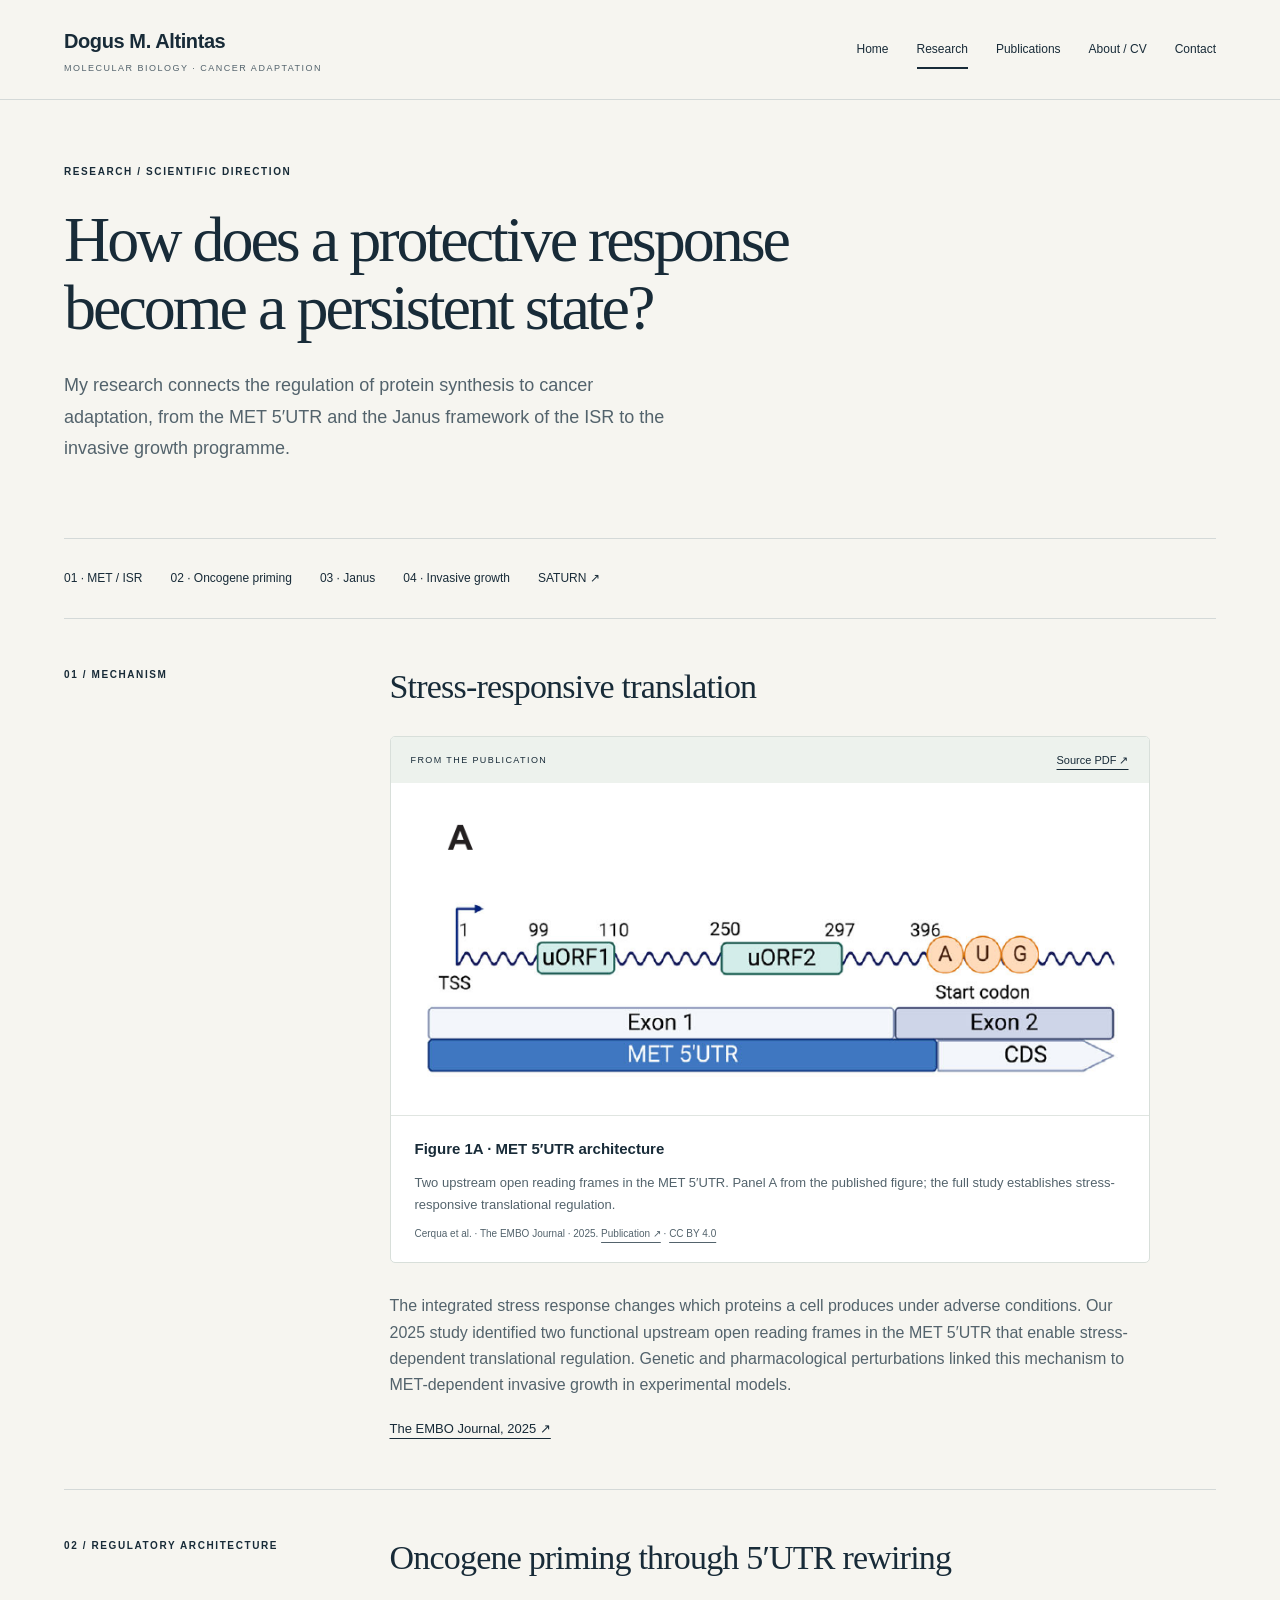
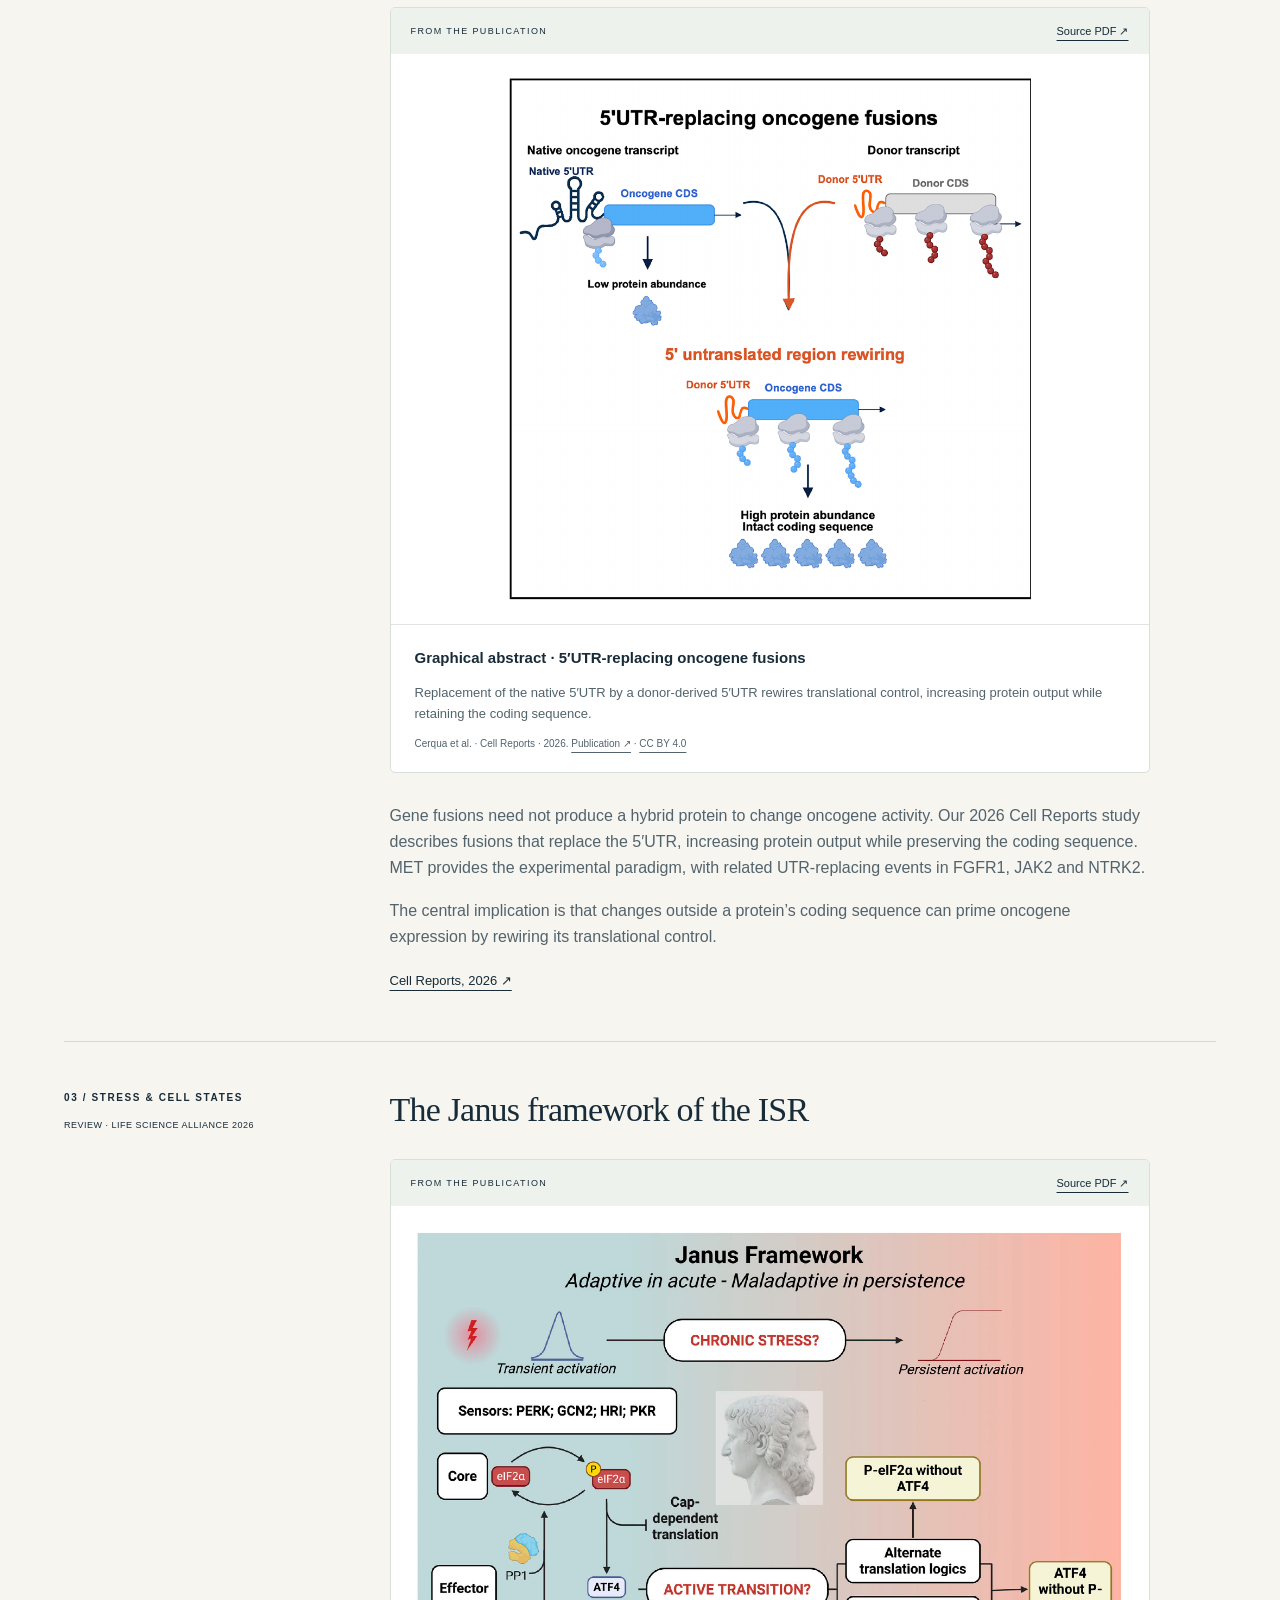
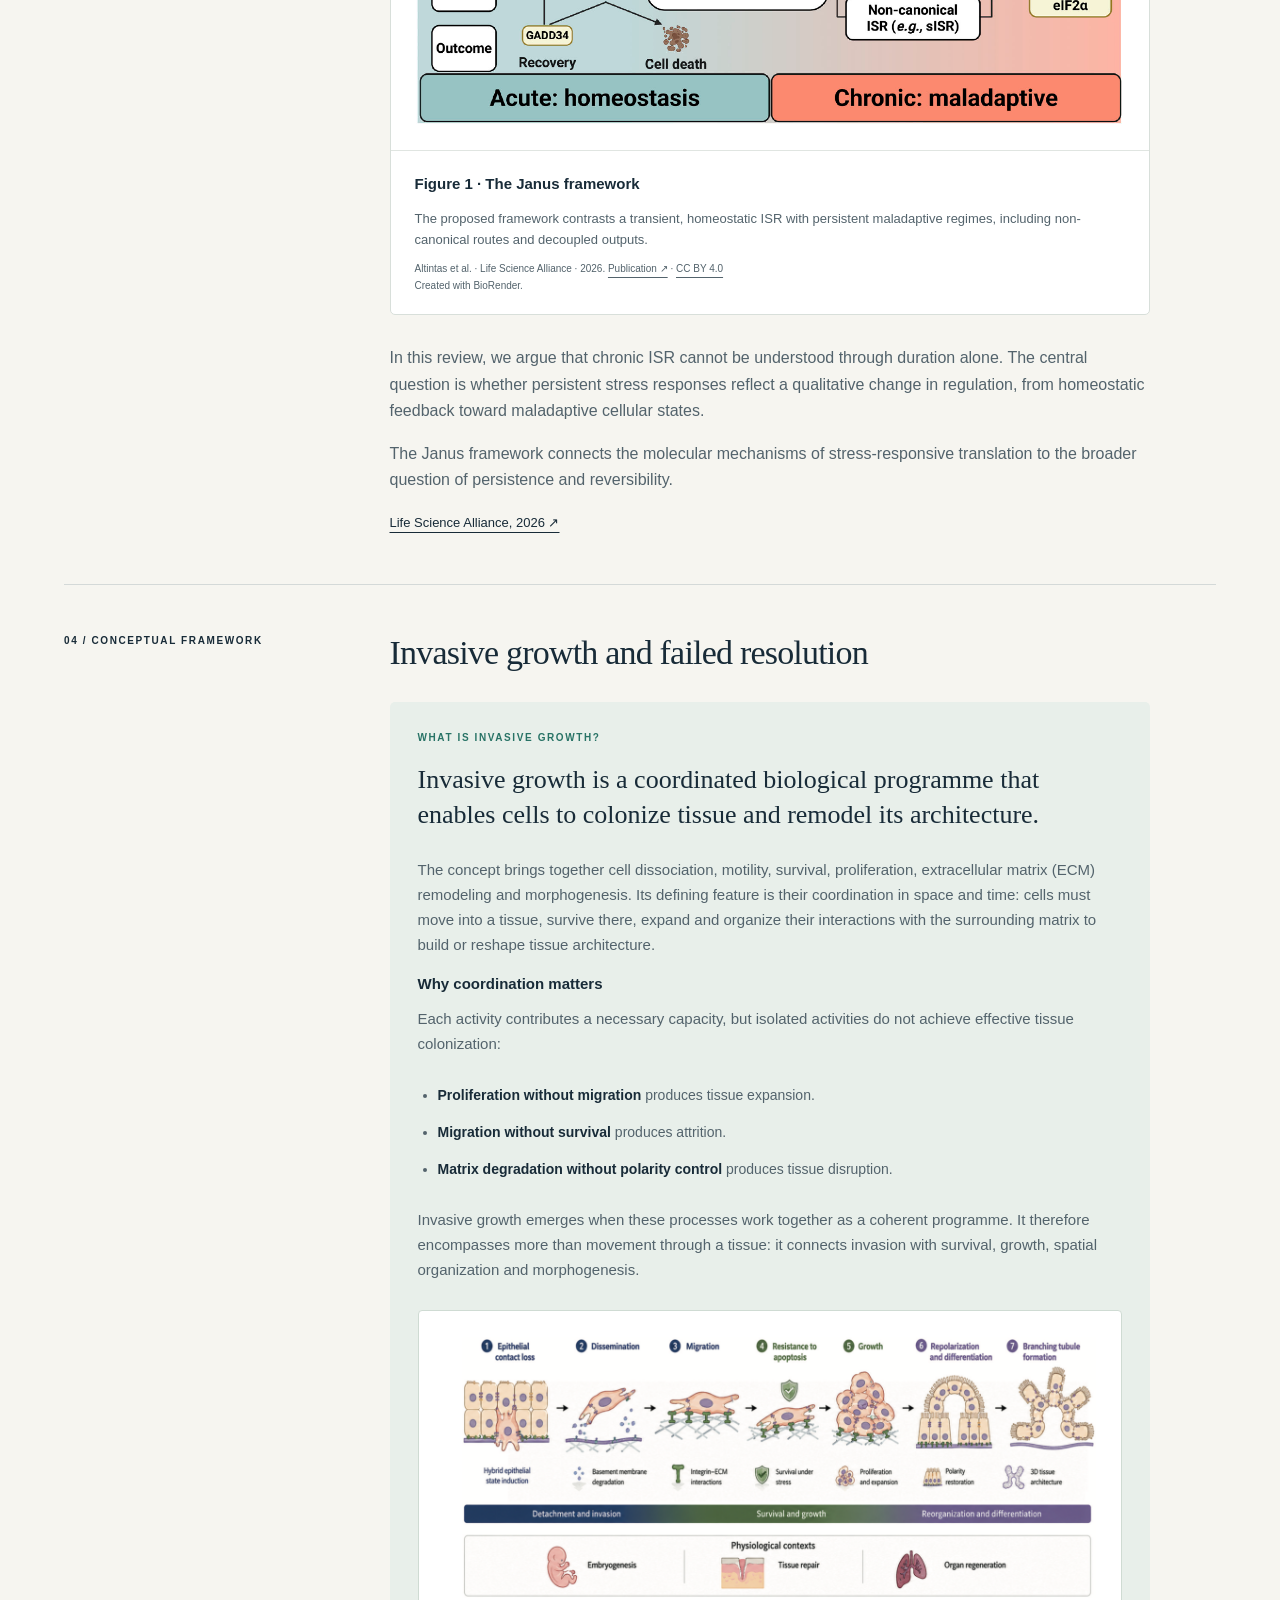
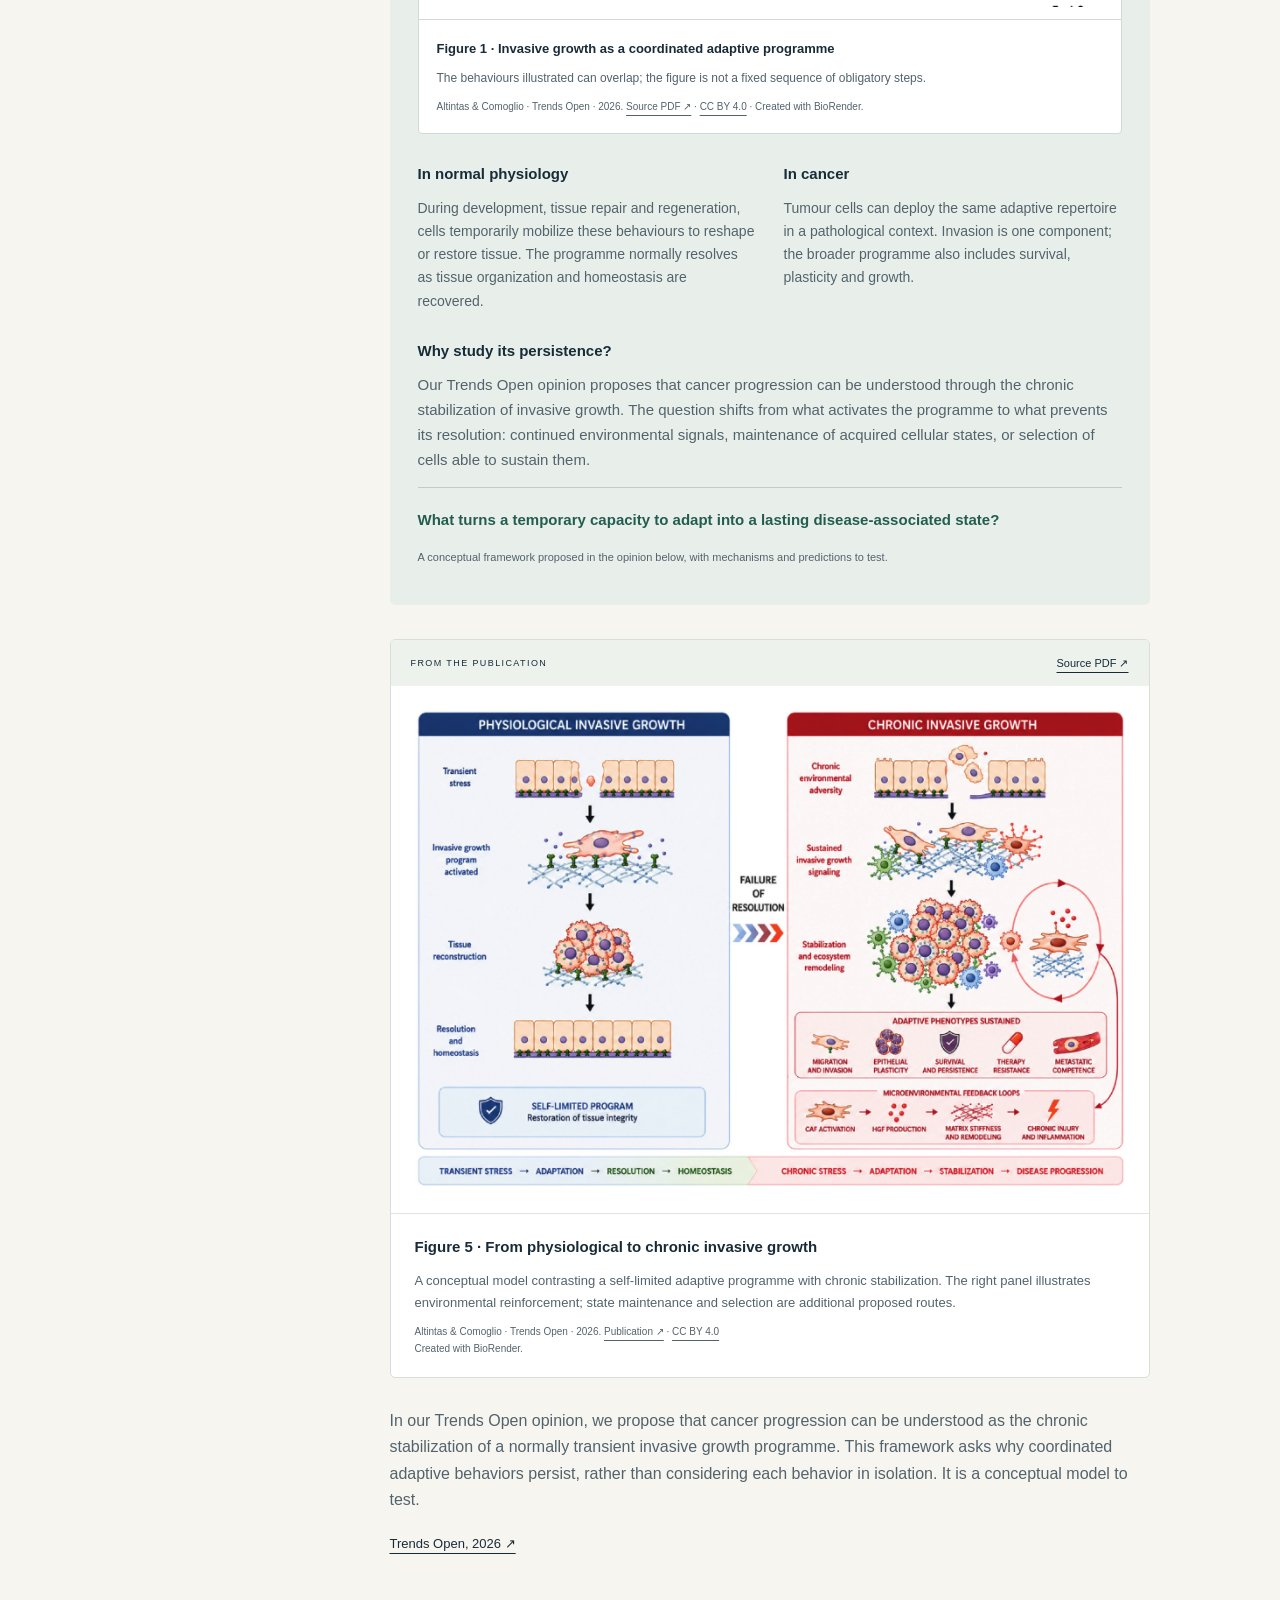
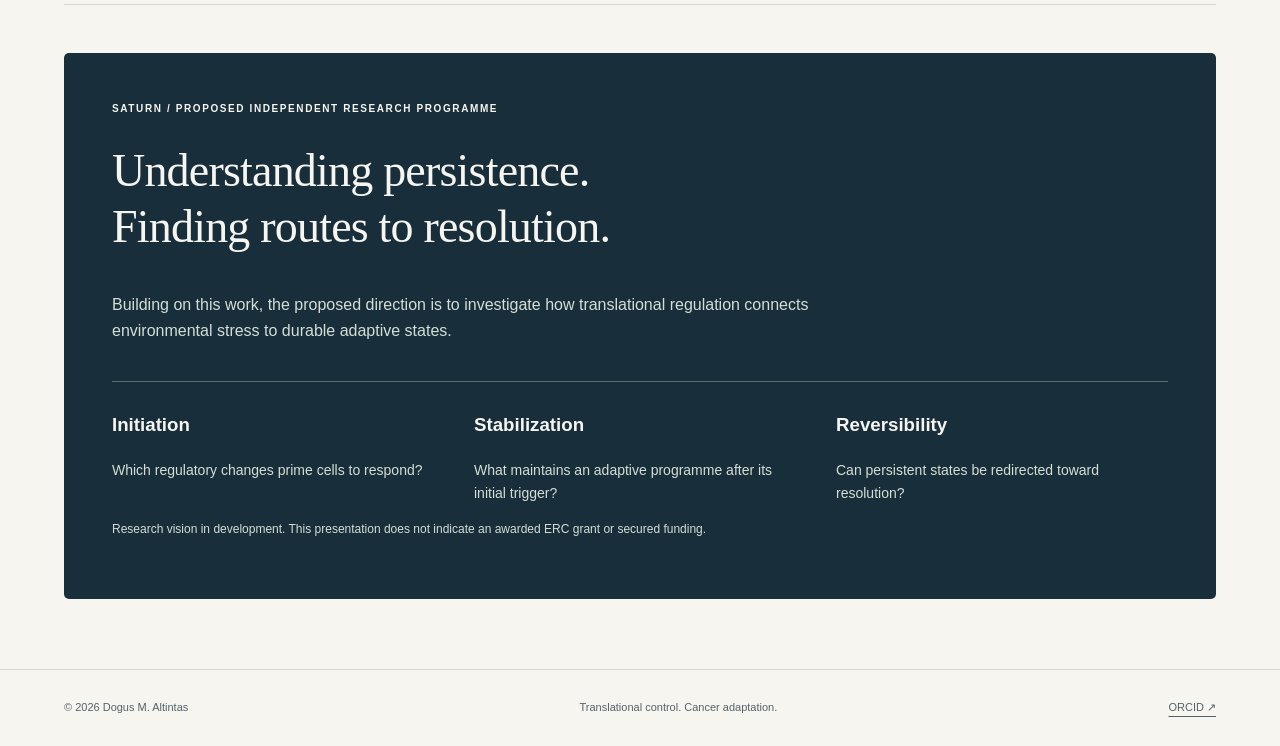
<file: research.html>
<!doctype html><html lang="en"><head><meta charset="utf-8"><meta name="viewport" content="width=device-width, initial-scale=1"><title>Research | Dogus Altintas — Translation &amp; Cancer Adaptation</title><meta name="description" content="Explore Dogus Altintas’s research on MET–ISR, 5′UTR rewiring, invasive growth and SATURN, a proposed independent research programme."><meta name="robots" content="index,follow,max-image-preview:large"><link rel="stylesheet" href="assets/style.css"><link rel="canonical" href="https://altintas-d.github.io/altintas-dm/research.html"><meta name="author" content="Dogus M. Altintas"><meta property="og:type" content="website"><meta property="og:site_name" content="Dogus M. Altintas"><meta property="og:title" content="Research | Dogus Altintas — Translation &amp; Cancer Adaptation"><meta property="og:description" content="Explore Dogus Altintas’s research on MET–ISR, 5′UTR rewiring, invasive growth and SATURN, a proposed independent research programme."><meta property="og:url" content="https://altintas-d.github.io/altintas-dm/research.html"><meta property="og:image" content="https://altintas-d.github.io/altintas-dm/assets/social-card.jpg"><meta property="og:image:width" content="1200"><meta property="og:image:height" content="630"><meta property="og:image:alt" content="Dogus M. Altintas — translational control and cancer adaptation"><meta name="twitter:card" content="summary_large_image"><meta name="twitter:title" content="Research | Dogus Altintas — Translation &amp; Cancer Adaptation"><meta name="twitter:description" content="Explore Dogus Altintas’s research on MET–ISR, 5′UTR rewiring, invasive growth and SATURN, a proposed independent research programme."><meta name="twitter:image" content="https://altintas-d.github.io/altintas-dm/assets/social-card.jpg"><link rel="icon" type="image/svg+xml" href="assets/favicon.svg"><script type="application/ld+json">{"@context": "https://schema.org", "@graph": [{"@type": "Person", "@id": "https://altintas-d.github.io/altintas-dm/#dogus-altintas", "name": "Dogus M. Altintas", "alternateName": ["Dogus Altintas", "Dogus M Altintas"], "url": "https://altintas-d.github.io/altintas-dm/", "description": "Molecular biologist studying translational control, cancer adaptation and invasive growth.", "sameAs": ["https://orcid.org/0000-0001-7153-4462", "https://scholar.google.com/citations?user=b-Qah3UAAAAJ", "https://www.linkedin.com/in/dogus-altintas-ab0a99b6/"], "knowsAbout": ["Translational control", "Integrated stress response", "MET oncogene", "Invasive growth", "5′UTR rewiring"]}, {"@type": "WebPage", "@id": "https://altintas-d.github.io/altintas-dm/research.html#page", "url": "https://altintas-d.github.io/altintas-dm/research.html", "name": "Research | Dogus Altintas — Translation & Cancer Adaptation", "description": "Explore Dogus Altintas’s research on MET–ISR, 5′UTR rewiring, invasive growth and SATURN, a proposed independent research programme.", "mainEntity": {"@id": "https://altintas-d.github.io/altintas-dm/#dogus-altintas"}}]}</script><script src="assets/analytics.js" defer></script></head><body><a class="skip" href="#main">Skip to content</a><header><a class="brand" href="index.html">Dogus M. Altintas<span>Molecular biology · Cancer adaptation</span></a><nav aria-label="Main navigation"><a href="index.html">Home</a><a href="research.html" aria-current="page">Research</a><a href="publications.html">Publications</a><a href="about.html">About / CV</a><a href="contact.html">Contact</a></nav></header><main id="main"><section class="page-intro"><p class="eyebrow">Research / Scientific direction</p><h1>How does a protective response<br>become a persistent state?</h1><p class="lead">My research connects the regulation of protein synthesis to cancer adaptation, from the MET 5′UTR and the Janus framework of the ISR to the invasive growth programme.</p></section><nav class="research-jump" aria-label="Research topics"><a href="#stress-translation">01 · MET / ISR</a><a href="#utr-rewiring">02 · Oncogene priming</a><a href="#janus">03 · Janus</a><a href="#invasive-growth">04 · Invasive growth</a><a href="#saturn">SATURN ↗</a></nav>
<section id="stress-translation" class="research-row"><p class="index">01 / Mechanism</p><div><h2>Stress-responsive translation</h2><figure class="paper-figure paper-embo"><div class="paper-figure-heading"><span>FROM THE PUBLICATION</span><a href="pubs/cerqua-et-al-2025-the-integrated-stress-response-drives-met-oncogene-overexpression-in-cancers.pdf#page=3">Source PDF ↗</a></div><a class="figure-zoom" href="assets/embo-original.png" aria-label="Open full-size figure: Figure 1A · MET 5′UTR architecture"><img src="assets/embo-original.png" alt="Figure 1A · MET 5′UTR architecture. Two upstream open reading frames in the MET 5′UTR. Panel A from the published figure; the full study establishes stress-responsive translational regulation." loading="lazy"></a><figcaption><strong>Figure 1A · MET 5′UTR architecture</strong><p>Two upstream open reading frames in the MET 5′UTR. Panel A from the published figure; the full study establishes stress-responsive translational regulation.</p><p class="figure-credit">Cerqua et al. · The EMBO Journal · 2025. <a href="https://doi.org/10.1038/s44318-024-00338-4">Publication ↗</a> · <a href="https://creativecommons.org/licenses/by/4.0/">CC BY 4.0</a></p></figcaption></figure><p>The integrated stress response changes which proteins a cell produces under adverse conditions. Our 2025 study identified two functional upstream open reading frames in the MET 5′UTR that enable stress-dependent translational regulation. Genetic and pharmacological perturbations linked this mechanism to MET-dependent invasive growth in experimental models.</p><a href="https://doi.org/10.1038/s44318-024-00338-4">The EMBO Journal, 2025 ↗</a></div></section>
<section id="utr-rewiring" class="research-row"><p class="index">02 / Regulatory architecture</p><div><h2>Oncogene priming through 5′UTR rewiring</h2><figure class="paper-figure paper-cell"><div class="paper-figure-heading"><span>FROM THE PUBLICATION</span><a href="pubs/cell-reports-2026-utr-rewiring.pdf#page=1">Source PDF ↗</a></div><a class="figure-zoom" href="assets/cell-original.png" aria-label="Open full-size figure: Graphical abstract · 5′UTR-replacing oncogene fusions"><img src="assets/cell-original.png" alt="Graphical abstract · 5′UTR-replacing oncogene fusions. Replacement of the native 5′UTR by a donor-derived 5′UTR rewires translational control, increasing protein output while retaining the coding sequence." loading="lazy"></a><figcaption><strong>Graphical abstract · 5′UTR-replacing oncogene fusions</strong><p>Replacement of the native 5′UTR by a donor-derived 5′UTR rewires translational control, increasing protein output while retaining the coding sequence.</p><p class="figure-credit">Cerqua et al. · Cell Reports · 2026. <a href="https://doi.org/10.1016/j.celrep.2026.118145">Publication ↗</a> · <a href="https://creativecommons.org/licenses/by/4.0/">CC BY 4.0</a></p></figcaption></figure><p>Gene fusions need not produce a hybrid protein to change oncogene activity. Our 2026 Cell Reports study describes fusions that replace the 5′UTR, increasing protein output while preserving the coding sequence. MET provides the experimental paradigm, with related UTR-replacing events in FGFR1, JAK2 and NTRK2.</p><p>The central implication is that changes outside a protein’s coding sequence can prime oncogene expression by rewiring its translational control.</p><a href="https://doi.org/10.1016/j.celrep.2026.118145">Cell Reports, 2026 ↗</a></div></section>
<section id="janus" class="research-row"><p class="index">03 / Stress &amp; cell states<br><span class="research-kind">Review · Life Science Alliance 2026</span></p><div><h2>The Janus framework of the ISR</h2><figure class="paper-figure paper-janus"><div class="paper-figure-heading"><span>FROM THE PUBLICATION</span><a href="pubs/lsa-2026-janus.pdf#page=2">Source PDF ↗</a></div><a class="figure-zoom" href="assets/janus-original.png" aria-label="Open full-size figure: Figure 1 · The Janus framework"><img src="assets/janus-original.png" alt="Figure 1 · The Janus framework. The proposed framework contrasts a transient, homeostatic ISR with persistent maladaptive regimes, including non-canonical routes and decoupled outputs." loading="lazy"></a><figcaption><strong>Figure 1 · The Janus framework</strong><p>The proposed framework contrasts a transient, homeostatic ISR with persistent maladaptive regimes, including non-canonical routes and decoupled outputs.</p><p class="figure-credit">Altintas et al. · Life Science Alliance · 2026. <a href="https://doi.org/10.26508/lsa.202503523">Publication ↗</a> · <a href="https://creativecommons.org/licenses/by/4.0/">CC BY 4.0</a><br>Created with BioRender.</p></figcaption></figure><p>In this review, we argue that chronic ISR cannot be understood through duration alone. The central question is whether persistent stress responses reflect a qualitative change in regulation, from homeostatic feedback toward maladaptive cellular states.</p><p>The Janus framework connects the molecular mechanisms of stress-responsive translation to the broader question of persistence and reversibility.</p><a href="https://doi.org/10.26508/lsa.202503523">Life Science Alliance, 2026 ↗</a></div></section><section id="invasive-growth" class="research-row"><p class="index">04 / Conceptual framework</p><div><h2>Invasive growth and failed resolution</h2><div class="growth-explainer"><p class="eyebrow">What is invasive growth?</p><p class="growth-definition">Invasive growth is a coordinated biological programme that enables cells to colonize tissue and remodel its architecture.</p><p>The concept brings together cell dissociation, motility, survival, proliferation, extracellular matrix (ECM) remodeling and morphogenesis. Its defining feature is their coordination in space and time: cells must move into a tissue, survive there, expand and organize their interactions with the surrounding matrix to build or reshape tissue architecture.</p><h3>Why coordination matters</h3><p>Each activity contributes a necessary capacity, but isolated activities do not achieve effective tissue colonization:</p><ul class="coordination-examples"><li><strong>Proliferation without migration</strong> produces tissue expansion.</li><li><strong>Migration without survival</strong> produces attrition.</li><li><strong>Matrix degradation without polarity control</strong> produces tissue disruption.</li></ul><p>Invasive growth emerges when these processes work together as a coherent programme. It therefore encompasses more than movement through a tissue: it connects invasion with survival, growth, spatial organization and morphogenesis.</p><figure class="coordination-figure"><a href="assets/trends-coordinated-programme.png" aria-label="Open the invasive growth programme figure at full size"><img src="assets/trends-coordinated-programme.png" alt="Figure 1 from Trends Open: epithelial contact loss, dissemination, migration, resistance to apoptosis, growth, repolarization and differentiation, and branching tubule formation, grouped into detachment and invasion, survival and growth, and reorganization and differentiation. Physiological contexts include embryogenesis, tissue repair and organ regeneration." loading="lazy"></a><figcaption><strong>Figure 1 · Invasive growth as a coordinated adaptive programme</strong><p>The behaviours illustrated can overlap; the figure is not a fixed sequence of obligatory steps.</p><p class="figure-credit">Altintas &amp; Comoglio · Trends Open · 2026. <a href="pubs/trends-open-2026-invasive-growth.pdf#page=4">Source PDF ↗</a> · <a href="https://creativecommons.org/licenses/by/4.0/">CC BY 4.0</a> · Created with BioRender.</p></figcaption></figure><div class="growth-contexts"><div><h3>In normal physiology</h3><p>During development, tissue repair and regeneration, cells temporarily mobilize these behaviours to reshape or restore tissue. The programme normally resolves as tissue organization and homeostasis are recovered.</p></div><div><h3>In cancer</h3><p>Tumour cells can deploy the same adaptive repertoire in a pathological context. Invasion is one component; the broader programme also includes survival, plasticity and growth.</p></div></div><h3>Why study its persistence?</h3><p>Our Trends Open opinion proposes that cancer progression can be understood through the chronic stabilization of invasive growth. The question shifts from what activates the programme to what prevents its resolution: continued environmental signals, maintenance of acquired cellular states, or selection of cells able to sustain them.</p><p class="growth-question">What turns a temporary capacity to adapt into a lasting disease-associated state?</p><p class="fine">A conceptual framework proposed in the opinion below, with mechanisms and predictions to test.</p></div><figure class="paper-figure paper-trends"><div class="paper-figure-heading"><span>FROM THE PUBLICATION</span><a href="pubs/trends-open-2026-invasive-growth.pdf#page=10">Source PDF ↗</a></div><a class="figure-zoom" href="assets/trends-original.png" aria-label="Open full-size figure: Figure 5 · From physiological to chronic invasive growth"><img src="assets/trends-original.png" alt="Figure 5 · From physiological to chronic invasive growth. A conceptual model contrasting a self-limited adaptive programme with chronic stabilization. The right panel illustrates environmental reinforcement; state maintenance and selection are additional proposed routes." loading="lazy"></a><figcaption><strong>Figure 5 · From physiological to chronic invasive growth</strong><p>A conceptual model contrasting a self-limited adaptive programme with chronic stabilization. The right panel illustrates environmental reinforcement; state maintenance and selection are additional proposed routes.</p><p class="figure-credit">Altintas &amp; Comoglio · Trends Open · 2026. <a href="https://www.sciencedirect.com/science/article/pii/S3117347026001574">Publication ↗</a> · <a href="https://creativecommons.org/licenses/by/4.0/">CC BY 4.0</a><br>Created with BioRender.</p></figcaption></figure><p>In our Trends Open opinion, we propose that cancer progression can be understood as the chronic stabilization of a normally transient invasive growth programme. This framework asks why coordinated adaptive behaviors persist, rather than considering each behavior in isolation. It is a conceptual model to test.</p><a href="https://www.sciencedirect.com/science/article/pii/S3117347026001574">Trends Open, 2026 ↗</a></div></section>
<section id="saturn" class="statement"><p class="eyebrow">SATURN / Proposed independent research programme</p><h2>Understanding persistence.<br>Finding routes to resolution.</h2><p>Building on this work, the proposed direction is to investigate how translational regulation connects environmental stress to durable adaptive states.</p><div class="three"><div><h3>Initiation</h3><p>Which regulatory changes prime cells to respond?</p></div><div><h3>Stabilization</h3><p>What maintains an adaptive programme after its initial trigger?</p></div><div><h3>Reversibility</h3><p>Can persistent states be redirected toward resolution?</p></div></div><p class="fine">Research vision in development. This presentation does not indicate an awarded ERC grant or secured funding.</p></section></main><footer><span>© 2026 Dogus M. Altintas</span><span>Translational control. Cancer adaptation.</span><a href="https://orcid.org/0000-0001-7153-4462">ORCID ↗</a></footer></body></html>
</file>
<file: assets/style.css>
:root{--paper:#f7f5ee;--ink:#183d34;--muted:#64716a;--line:#d5dacf;--copper:#a75132}*{box-sizing:border-box}html{scroll-behavior:smooth;scroll-padding-top:30px}body{margin:0;background:var(--paper);color:var(--ink);font:16px/1.65 -apple-system,BlinkMacSystemFont,'Segoe UI',sans-serif}a{color:inherit;text-underline-offset:5px}a:hover{color:var(--copper)}a:focus-visible,input:focus-visible,select:focus-visible{outline:3px solid var(--copper);outline-offset:5px}header,main,footer{max-width:1320px;margin:auto;padding-left:64px;padding-right:64px}header{display:flex;justify-content:space-between;align-items:center;gap:30px;padding-top:30px;padding-bottom:26px;border-bottom:1px solid var(--line)}.brand{font-size:19px;font-weight:650;text-decoration:none;letter-spacing:-.4px}.brand span{display:block;font-size:10px;font-weight:500;text-transform:uppercase;letter-spacing:1.5px;margin-top:3px}nav{display:flex;gap:28px}nav a{font-size:13px;text-decoration:none;padding:8px 0}nav a[aria-current]{border-bottom:2px solid var(--copper)}h1,h2,h3,p{margin-top:0}h1,h2{font-family:Georgia,'Times New Roman',serif;font-weight:400}h1{font-size:clamp(48px,5.3vw,78px);line-height:1.06;letter-spacing:-3px;margin-bottom:28px}h1 em{font-weight:400;color:var(--copper)}h2{font-size:34px;line-height:1.2;letter-spacing:-.8px}.eyebrow,.journal,.index{font-size:10px;letter-spacing:1.6px;text-transform:uppercase;font-weight:650}.eyebrow{margin-bottom:26px}.dot{display:inline-block;height:7px;width:7px;border-radius:50%;background:var(--copper);margin-right:9px}.hero{display:grid;grid-template-columns:1.2fr 1fr;align-items:center;gap:50px;padding:74px 0 65px}.lead{font-size:18px;line-height:1.75;color:var(--muted);max-width:610px}.hero .lead{max-width:525px}.actions{display:flex;align-items:center;gap:26px;flex-wrap:wrap;margin:30px 0}.button{background:var(--ink);color:var(--paper);display:inline-flex;align-items:center;gap:36px;padding:13px 20px;text-decoration:none;font-size:13px}.button:hover{background:var(--copper);color:white}.text-link{font-size:13px}.location{font-size:10px;letter-spacing:.8px;color:var(--muted);margin-top:38px}.hero-figure{margin:0;background:#e9ede3;padding:10px 18px}.hero-figure svg{display:block;width:100%;height:auto}.hero-figure figcaption{font-size:10px;color:var(--muted);text-align:center;padding-bottom:12px}.discoveries{padding:32px 0 65px;border-top:1px solid var(--line)}.section-heading{display:flex;justify-content:space-between;gap:20px;align-items:baseline}.section-heading a{font-size:12px}.three{display:grid;grid-template-columns:repeat(3,1fr);gap:34px}.three article{border-top:1px solid var(--line);padding-top:26px}.journal{color:var(--copper);letter-spacing:1px;font-size:10px}.three h2{font-size:30px;margin-bottom:18px}.three p:not(.journal){color:var(--muted);font-size:14px}.three a{font-size:12px}.statement{background:var(--ink);color:var(--paper);padding:55px;margin-bottom:70px}.statement h2{font-size:46px}.statement>p:not(.eyebrow){max-width:700px;color:#d4ded5}.light{background:var(--paper);color:var(--ink);margin-top:12px}.statement .three{margin-top:36px;border-top:1px solid #557267;padding-top:28px}.statement .three p{color:#d4ded5}.statement .fine{font-size:12px}.page-intro{padding:80px 0 55px;border-bottom:1px solid var(--line)}.page-intro h1{font-size:64px}.research-row{display:grid;grid-template-columns:1fr 3fr;gap:60px;padding:48px 0;border-bottom:1px solid var(--line)}.research-row>div{max-width:760px}.research-row p:not(.index){color:var(--muted)}.research-row a{font-size:13px}.research-row+.statement{margin-top:48px}.fine{font-size:12px;color:var(--muted)}.filters{display:flex;align-items:end;gap:24px;padding:30px 0;border-bottom:1px solid var(--line)}label{font-size:11px;display:flex;flex-direction:column;gap:8px}input,select{font:inherit;font-size:14px;padding:12px;background:transparent;border:1px solid #9ba99d;border-radius:0;color:var(--ink)}input{width:min(400px,100%)}#results{margin-left:auto;font-size:12px;color:var(--muted)}.publication{display:grid;grid-template-columns:100px 1fr;gap:30px;border-bottom:1px solid var(--line);padding:30px 0}.publication h2{font-size:26px;max-width:850px}.publication .journal{margin-bottom:10px}.pub-year{font-family:Georgia,serif;font-size:28px;color:var(--muted)}.pub-links{display:flex;gap:22px;font-size:12px}.contact-panel{padding:45px 0;border-bottom:1px solid var(--line)}.email{font-family:Georgia,serif;font-size:clamp(23px,3.3vw,44px);overflow-wrap:anywhere}.profile-links{width:100%}.profile-links a{display:flex;justify-content:space-between;border-bottom:1px solid var(--line);padding:20px 0;font-size:18px;text-decoration:none}.profile-links span{font-size:12px;color:var(--muted)}footer{display:flex;justify-content:space-between;gap:25px;border-top:1px solid var(--line);padding-top:28px;padding-bottom:30px;font-size:10px;color:var(--muted);margin-top:50px}.skip{position:absolute;left:20px;top:-100px;background:var(--ink);color:white;padding:12px;z-index:9}.skip:focus{top:10px}[hidden]{display:none!important}@media(min-width:1500px){.hero{padding-top:100px;padding-bottom:90px}}@media(max-width:1000px){header,main,footer{padding-left:32px;padding-right:32px}header{align-items:flex-start}nav{gap:16px;flex-wrap:wrap;justify-content:flex-end}.hero{gap:20px}h1{letter-spacing:-2px}.three{gap:22px}.three h2{font-size:26px}.page-intro h1{font-size:54px}}@media(max-width:700px){header,main,footer{padding-left:22px;padding-right:22px}header{display:block;padding-top:20px}nav{justify-content:flex-start;gap:18px;margin-top:18px}nav a{font-size:12px}.brand{font-size:18px}.hero{grid-template-columns:1fr;padding-top:45px;gap:26px}.hero h1{font-size:56px}.hero-figure{max-width:440px;width:100%}.three{grid-template-columns:1fr;gap:30px}.three h2{font-size:32px}.section-heading{align-items:flex-start}.eyebrow{font-size:9px}.section-heading a{white-space:nowrap}.statement{padding:30px 24px}.statement h2{font-size:36px}.research-row{grid-template-columns:1fr;gap:8px;padding:32px 0}.page-intro{padding-top:45px}.page-intro h1{font-size:46px;letter-spacing:-1.8px}.publication{grid-template-columns:48px 1fr;gap:16px}.publication h2{font-size:23px}.pub-year{font-size:22px}.filters{flex-wrap:wrap;gap:15px}.filters label:first-child{width:100%}.filters input{width:100%}#results{margin-left:0}.profile-links a{display:block}.profile-links span{display:block}footer{flex-wrap:wrap}.lead{font-size:17px}}@media(prefers-reduced-motion:reduce){html{scroll-behavior:auto}}
/* Scientific profile and illustrated discoveries */
.person-name{font:500 21px/1.4 -apple-system,BlinkMacSystemFont,'Segoe UI',sans-serif;letter-spacing:-.4px;margin:0 0 22px}.person-name span{font-size:15px;color:var(--muted)}.hero-title{font-size:clamp(48px,5.3vw,78px);line-height:1.06;letter-spacing:-3px;margin-bottom:28px}.hero-title em{color:var(--copper)}.hero .eyebrow{margin-bottom:14px}.discovery-art{display:block;width:100%;height:auto;margin:20px 0 24px}.discovery-grid article{display:flex;flex-direction:column}.discovery-grid article>a{margin-top:auto}.profile-strip{display:grid;grid-template-columns:1fr 1fr;gap:70px;padding:50px 0 60px;border-top:1px solid var(--line)}.profile-strip h2{font-size:40px}.profile-strip p:not(.eyebrow){color:var(--muted);font-size:15px}.profile-strip .actions{font-size:13px;margin-bottom:0}.research-figure{margin:22px 0 24px;max-width:620px;background:#e9ede3}.research-figure img{display:block;width:100%;height:auto}.research-figure figcaption{padding:0 20px 14px;font-size:10px;color:var(--muted)}.closing{padding:0 0 30px;max-width:740px}.closing>p:not(.eyebrow){color:var(--muted)}.closing h2{font-size:40px}@media(max-width:700px){.hero-title{font-size:49px;letter-spacing:-2px}.hero .person-name{font-size:21px}.profile-strip{grid-template-columns:1fr;gap:12px;padding:35px 0}.profile-strip h2,.closing h2{font-size:34px}.person-name{margin-bottom:18px}.discovery-art{max-width:480px}}
/* November 2026 proposal — shared editorial system */
:root{--paper:#f6f5f0;--ink:#182b38;--muted:#53636c;--line:#d4d9d8;--copper:#a4492e;--accent:#b8e4d6}
body{font-size:16px}header,main,footer{max-width:1440px;padding-left:64px;padding-right:64px}.review-banner{background:#182b38;color:#e8f5ef;text-align:center;padding:6px 18px;font-size:11px;letter-spacing:.7px}header{padding-top:25px;padding-bottom:23px}.brand{font-size:20px}.brand span{font-size:9px;color:var(--muted)}nav a{font-size:12px}nav a[aria-current]{border-color:var(--ink)}h1,h2{font-family:Georgia,'Times New Roman',serif}a{transition:color .15s,background .15s}.hero{grid-template-columns:1.3fr 1fr;gap:65px;padding:66px 0 58px}.hero-title{font-size:clamp(52px,5.7vw,82px);line-height:1.01;letter-spacing:-3.5px;margin-bottom:26px}.hero-title em{color:#287366;font-style:italic}.person-name{font-size:17px;margin-bottom:20px}.hero .eyebrow{font-size:9px;letter-spacing:1.6px;color:var(--muted)}.hero .lead{font-size:17px;line-height:1.7;max-width:535px}.button{border-radius:3px;padding:14px 21px;font-weight:600}.hero-evidence{display:flex;gap:0;border-top:1px solid var(--line);padding-top:20px;margin-top:30px;flex-wrap:wrap}.hero-evidence a{font-size:11px;text-decoration:none;padding:0 17px;border-right:1px solid var(--line)}.hero-evidence a:first-child{padding-left:0}.hero-evidence a:last-child{border:0}.hero-evidence b{display:block;font-size:10px;font-weight:400;color:var(--muted)}.hero-figure{padding:25px 30px 20px;background:#e6eeea;border:1px solid #c9dad2;border-radius:5px;position:relative}.figure-heading{display:flex;justify-content:space-between;font-size:9px;letter-spacing:1.5px;border-bottom:1px solid #b7cec2;padding-bottom:18px;color:#3e645b}.science-path{padding:30px 0 22px}.science-path>div{position:relative;padding:13px 12px 13px 51px;border:1px solid #bbcec6;background:#f4f7f2;border-radius:4px}.path-number{position:absolute;left:15px;top:19px;font-size:11px;color:#3b6d5f}.science-path p{font-family:Georgia,serif;font-size:24px;line-height:1.2;margin-bottom:4px}.science-path small{font-size:11px;color:#53675e}.path-arrow{display:block;text-align:center;color:#4b7668;font-size:22px;line-height:1.5}.hero-figure figcaption{font-size:10px;text-align:left;color:#4d645b;border-top:1px solid #b7cec2;padding-top:15px;padding-bottom:0;line-height:1.6}.section-heading{align-items:end;margin-bottom:26px}.section-heading .eyebrow{margin-bottom:12px}.section-title{font-size:38px;letter-spacing:-1px;margin:0}.discoveries{padding:40px 0 65px}.three{gap:30px}.discovery-grid article{border-top:2px solid #243d49;padding-top:20px}.discovery-art{background:#e9ede3;border-radius:4px;margin:14px 0 24px}.discovery-grid h2{font-size:29px}.discovery-links{display:flex;justify-content:space-between;gap:12px;margin-top:auto;padding-top:15px}.discovery-links a{font-size:11px}.profile-strip{gap:90px;padding:48px 0}.profile-strip h2{font-size:38px}.statement{background:#182f3b;border-radius:5px;padding:48px}.saturn-home{display:grid;grid-template-columns:1.15fr 1fr;gap:60px;margin-bottom:60px}.saturn-word{font-family:Arial,sans-serif;font-size:58px;letter-spacing:9px;line-height:1;margin:0 0 28px!important;color:#b8e4d6!important}.saturn-word span{font-size:54px;letter-spacing:0;margin-left:18px}.saturn-home h2{font-size:37px;margin-bottom:0}.saturn-copy>p{color:#d7e4e6;font-size:15px}.saturn-questions{list-style:decimal-leading-zero;margin:20px 0 26px;padding-left:25px;color:#b8e4d6}.saturn-questions li{padding:8px 0 8px 7px;border-bottom:1px solid #52656d;font-size:13px}.saturn-copy .fine{font-size:11px;color:#b5c7cc;margin:17px 0 0}.light{background:#b8e4d6;color:#182b38}.page-intro{padding-top:64px}.page-intro h1{font-size:clamp(42px,5vw,67px)}.research-row{grid-template-columns:1fr 3fr;gap:50px}.research-figure{border-radius:4px;overflow:hidden}.bibliography-note{display:flex;justify-content:space-between;align-items:center;gap:20px;background:#e6eeea;padding:18px 22px;margin-top:28px;font-size:12px}.bibliography-note p{margin:0}.bibliography-note a{white-space:nowrap;font-size:11px}.publication[data-featured]{border-left:3px solid #287366;padding-left:22px;background:#eef1eb}.publication h2{font-size:27px}.publication .journal{font-size:10px}.filters{gap:28px}.filters label:first-child{flex:1}.filters input{width:100%;max-width:540px}#empty{padding:25px;border-bottom:1px solid var(--line)}footer{font-size:11px}.statement a:focus-visible{outline-color:#b8e4d6}
@media(max-width:1000px){header,main,footer{padding-left:32px;padding-right:32px}.hero{gap:30px;grid-template-columns:1.15fr 1fr}.hero-title{font-size:59px}.science-path p{font-size:20px}.hero-figure{padding:22px}.saturn-home{gap:30px}.saturn-word{font-size:44px}.saturn-word span{font-size:40px}.three{gap:22px}.discovery-grid h2{font-size:25px}.section-title{font-size:32px}}
@media(max-width:700px){header,main,footer{padding-left:22px;padding-right:22px}.hero{grid-template-columns:1fr;padding-top:38px;gap:30px}.hero-title{font-size:clamp(48px,10vw,64px);letter-spacing:-2.5px}.hero .person-name{font-size:17px}.hero-figure{max-width:none}.science-path p{font-size:24px}.hero-evidence a{padding:0 11px}.three{grid-template-columns:1fr}.section-heading{display:block}.section-heading>a{display:inline-block;margin-top:18px}.section-title{font-size:32px}.discovery-grid h2{font-size:31px}.discovery-art{max-width:none}.saturn-home{grid-template-columns:1fr;gap:28px;padding:30px 24px}.saturn-home h2{font-size:33px}.saturn-word{font-size:46px}.research-row{grid-template-columns:1fr;gap:8px}.bibliography-note{display:block}.bibliography-note a{display:inline-block;margin-top:8px;white-space:normal}.publication{grid-template-columns:44px 1fr;gap:12px}.publication[data-featured]{padding-left:12px}.publication h2{font-size:23px}.filters label:first-child{flex-basis:100%}.profile-strip{gap:12px}.hero .actions{gap:18px}.review-banner{font-size:10px}}
@media(prefers-reduced-motion:reduce){a{transition:none}}
/* Publication schematics proposal */
.discovery-note{font-size:12px;color:var(--muted);margin:-8px 0 28px;max-width:700px}.discovery-art{border:1px solid #dce5dd;background:#edf2ed}.discovery-grid h2{font-size:28px}.research-figure{max-width:760px;background:#edf2ed}.research-figure figcaption{padding-top:12px}.original-figure{margin-top:28px;border-top:1px solid var(--line);border-bottom:1px solid var(--line);padding:18px 0}.original-figure summary{cursor:pointer;font-size:13px;font-weight:600}.original-figure summary:focus-visible{outline:3px solid var(--copper);outline-offset:5px}.original-figure figure{margin:24px 0 0}.original-figure img{width:100%;max-width:700px;height:auto;display:block;background:white}.original-figure figcaption{max-width:650px;font-size:11px;color:var(--muted);margin-top:12px}@media(max-width:700px){.discovery-grid h2{font-size:30px}.discovery-note{margin-top:0}.discovery-art{margin-bottom:20px}}
/* Original publication figures */
.research-jump{display:flex;flex-wrap:wrap;justify-content:flex-start;gap:10px 28px;padding:22px 0;border-bottom:1px solid var(--line)}.research-jump a{font-size:12px}.paper-figure{margin:26px 0 30px;background:white;border:1px solid #d8dfda;border-radius:5px;overflow:hidden}.paper-figure-heading{display:flex;justify-content:space-between;align-items:center;gap:15px;padding:14px 20px;background:#edf2ed;font-size:9px;letter-spacing:1.4px}.paper-figure-heading a{font-size:11px;letter-spacing:0}.figure-zoom{display:block;padding:24px;cursor:zoom-in}.paper-figure img{display:block;width:100%;height:auto}.paper-cell .figure-zoom{max-width:570px;margin:auto}.paper-figure figcaption{padding:20px 24px;border-top:1px solid #e0e5e1}.paper-figure figcaption strong{font-size:15px}.paper-figure figcaption p{font-size:13px;margin:10px 0}.paper-figure .figure-credit{font-size:10px!important;line-height:1.7;margin-bottom:0}.paper-figure .figure-credit a{font-size:10px}.research-kind{font-weight:400;font-size:9px;letter-spacing:.5px;display:block;margin-top:12px}.janus-bridge{display:grid;grid-template-columns:1fr 1.1fr;gap:50px;align-items:center;padding:40px 0 55px;border-top:1px solid var(--line)}.janus-bridge img{width:100%;height:auto;display:block;border:1px solid var(--line);border-radius:4px}.janus-bridge h2{font-size:35px}.janus-bridge p:not(.eyebrow){font-size:15px;color:var(--muted)}.janus-bridge a{font-size:12px}@media(max-width:700px){.janus-bridge{grid-template-columns:1fr;gap:24px}.janus-bridge h2{font-size:31px}.figure-zoom{padding:12px}.paper-figure figcaption{padding:16px}.paper-figure-heading{padding:12px}.research-jump{gap:12px 18px}}
.growth-explainer{margin:26px 0 34px;padding:28px;background:#e8efea;border-radius:5px}.growth-explainer .eyebrow{color:#287366!important;margin-bottom:16px}.growth-definition{font:26px/1.35 Georgia,serif;color:var(--ink)!important}.growth-explainer>p:not(.growth-definition):not(.eyebrow):not(.fine){font-size:15px}.growth-contexts{display:grid;grid-template-columns:1fr 1fr;gap:28px;margin:26px 0}.growth-explainer h3{font-size:15px;margin-bottom:10px}.growth-contexts p{font-size:14px;margin-bottom:0}.growth-question{border-top:1px solid #bdcec3;padding-top:20px;font-weight:600;color:#235d50!important}.growth-explainer .fine{font-size:11px}@media(max-width:700px){.growth-explainer{padding:22px}.growth-contexts{grid-template-columns:1fr;gap:22px}.growth-definition{font-size:24px}}
.coordination-examples{padding-left:20px;margin:20px 0;font-size:14px;color:var(--muted)}.coordination-examples li{padding:7px 0}.coordination-examples strong{color:var(--ink)}.coordination-figure{margin:28px 0;background:white;border:1px solid #cfdbd3;border-radius:4px;overflow:hidden}.coordination-figure>a{display:block;padding:12px;cursor:zoom-in}.coordination-figure img{display:block;width:100%;height:auto}.coordination-figure figcaption{padding:18px;border-top:1px solid var(--line);font-size:13px}.coordination-figure figcaption p{font-size:12px;margin:10px 0 0}.coordination-figure .figure-credit,.coordination-figure .figure-credit a{font-size:10px}@media(max-width:700px){.coordination-figure>a{padding:5px}.coordination-figure figcaption{padding:13px}}
/* Collaborations and support — local draft */
.collaboration-section{border-top:1px solid var(--line);padding:50px 0 25px;margin-top:35px}.collaboration-section .section-heading{gap:24px}.draft-label{font-size:10px;color:#80422d;background:#f1e5d8;padding:7px 10px;white-space:nowrap}.collaboration-intro{max-width:790px;font-size:15px;color:var(--muted);margin:24px 0 36px}.support-layout{display:grid;grid-template-columns:1.25fr 1fr;gap:70px}.support-layout h3{font-size:16px;margin-bottom:10px}.collaborator-list{list-style:none;padding:0;margin:22px 0}.collaborator-list li{padding:17px 0;border-top:1px solid var(--line)}.collaborator-list strong{font-size:17px}.collaborator-list span,.collaborator-list small{display:block}.collaborator-list span{font-size:12px;color:var(--muted);margin-top:3px}.collaborator-list small{font-size:10px;color:#386b5f;margin-top:5px}.support-layout>div>a{font-size:12px}.funder{padding:24px;background:#e8efea;margin:22px 0}.funder h4{font:24px/1.3 Georgia,serif;margin:0 0 12px}.funder p{font-size:13px;color:var(--muted);margin-bottom:12px}.funder .grant-detail{font-size:11px;line-height:1.9;margin-bottom:0}.platform-thanks{padding-top:10px}.platform-thanks p{font-size:13px;color:var(--muted)}@media(max-width:700px){.support-layout{grid-template-columns:1fr;gap:32px}.draft-label{display:inline-block;margin-top:15px}.collaboration-section{padding-top:32px}.funder{padding:22px}}
.funder-logos{display:grid;grid-template-columns:1fr 1fr;gap:18px}.funder-logos .funder{margin:18px 0 0;background:#fff;border:1px solid var(--line);padding:22px;display:flex;flex-direction:column}.funder-logo{display:flex;align-items:center;justify-content:center;min-height:100px;margin-bottom:18px}.funder-logo img{display:block;width:100%;max-width:185px;height:90px;object-fit:contain}.funder-logos .funder p{margin-bottom:0;font-size:12px}.collaboration-section .support-layout{grid-template-columns:.8fr 1.6fr;gap:55px}.acknowledgements-wide{border-top:1px solid var(--line);margin-top:36px;padding-top:28px;max-width:950px}.acknowledgements-wide p{max-width:850px}.alumni-column .collaborator-list{margin-top:25px}@media(max-width:700px){.collaboration-section .support-layout{grid-template-columns:1fr;gap:25px}.funder-logos{grid-template-columns:1fr 1fr;gap:12px}.funder-logos .funder{padding:16px}.funder-logo{min-height:80px}.funder-logo img{height:75px}}
</file>
